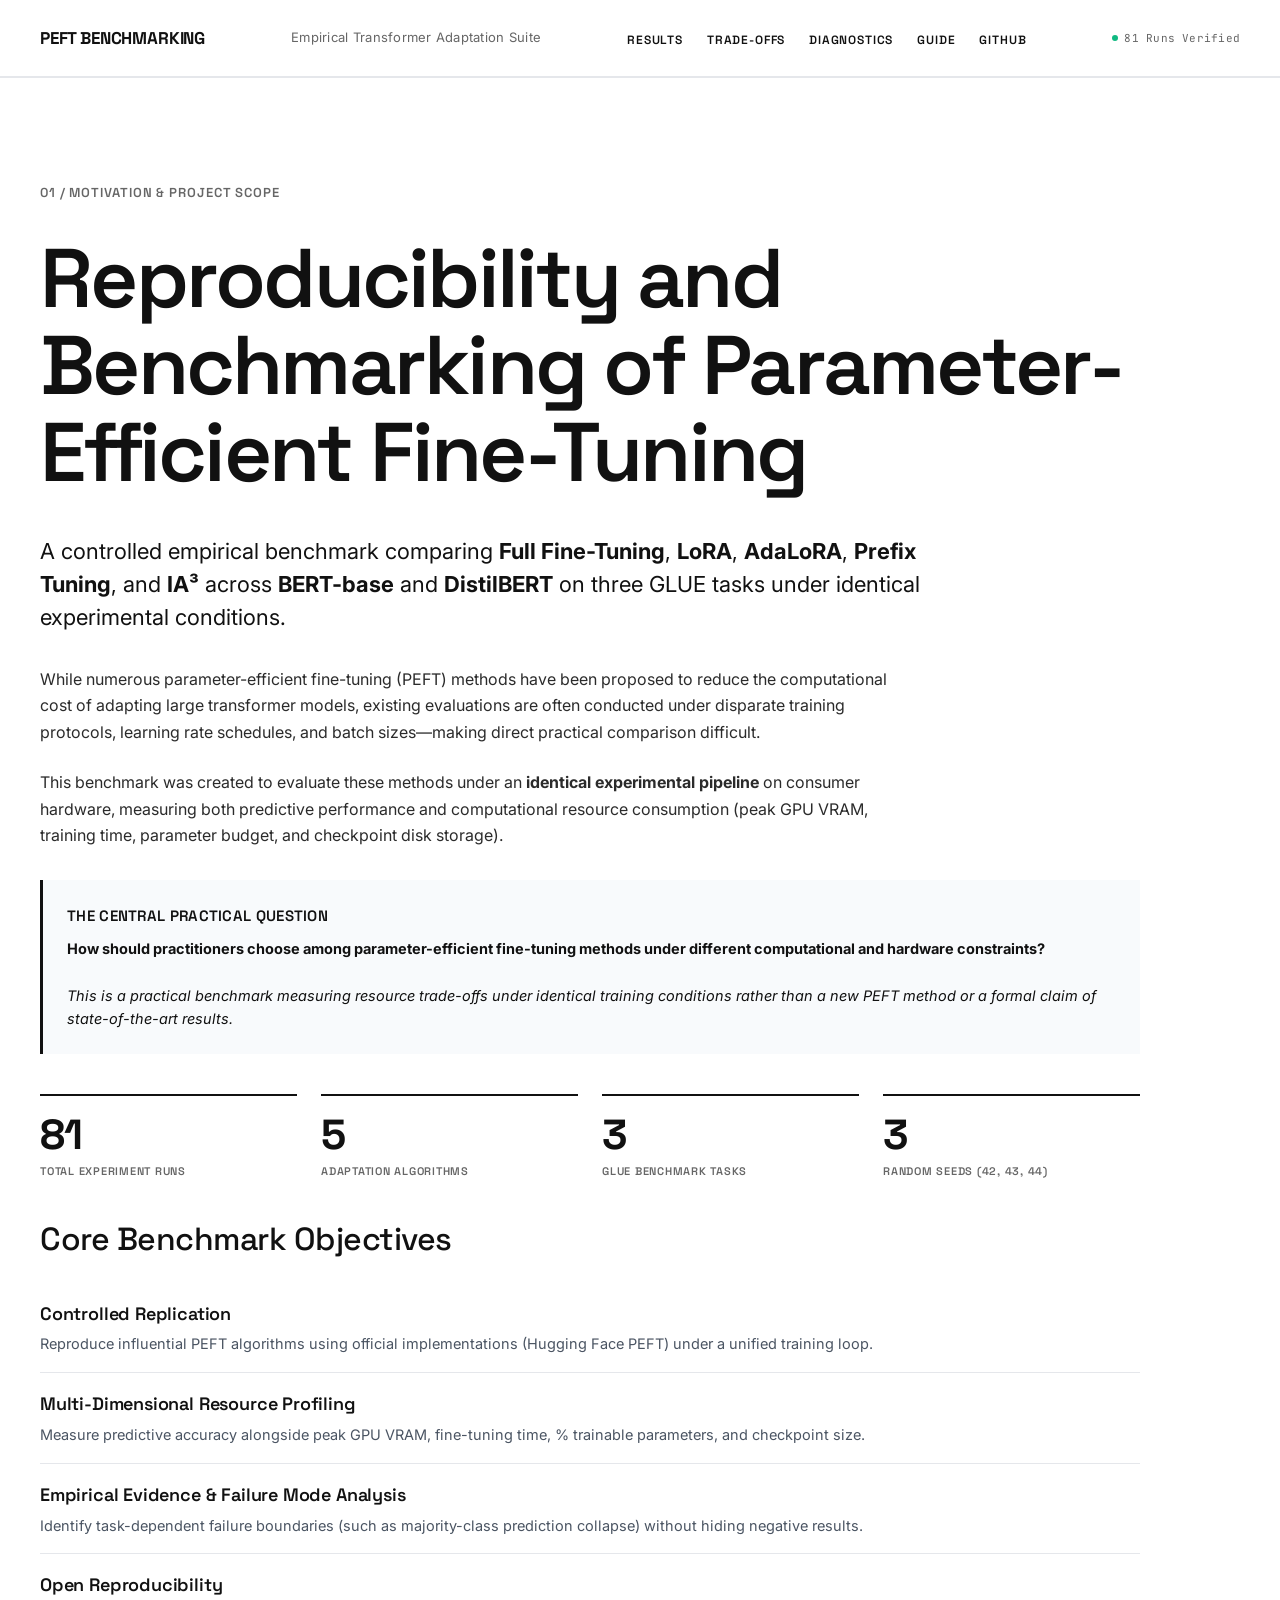
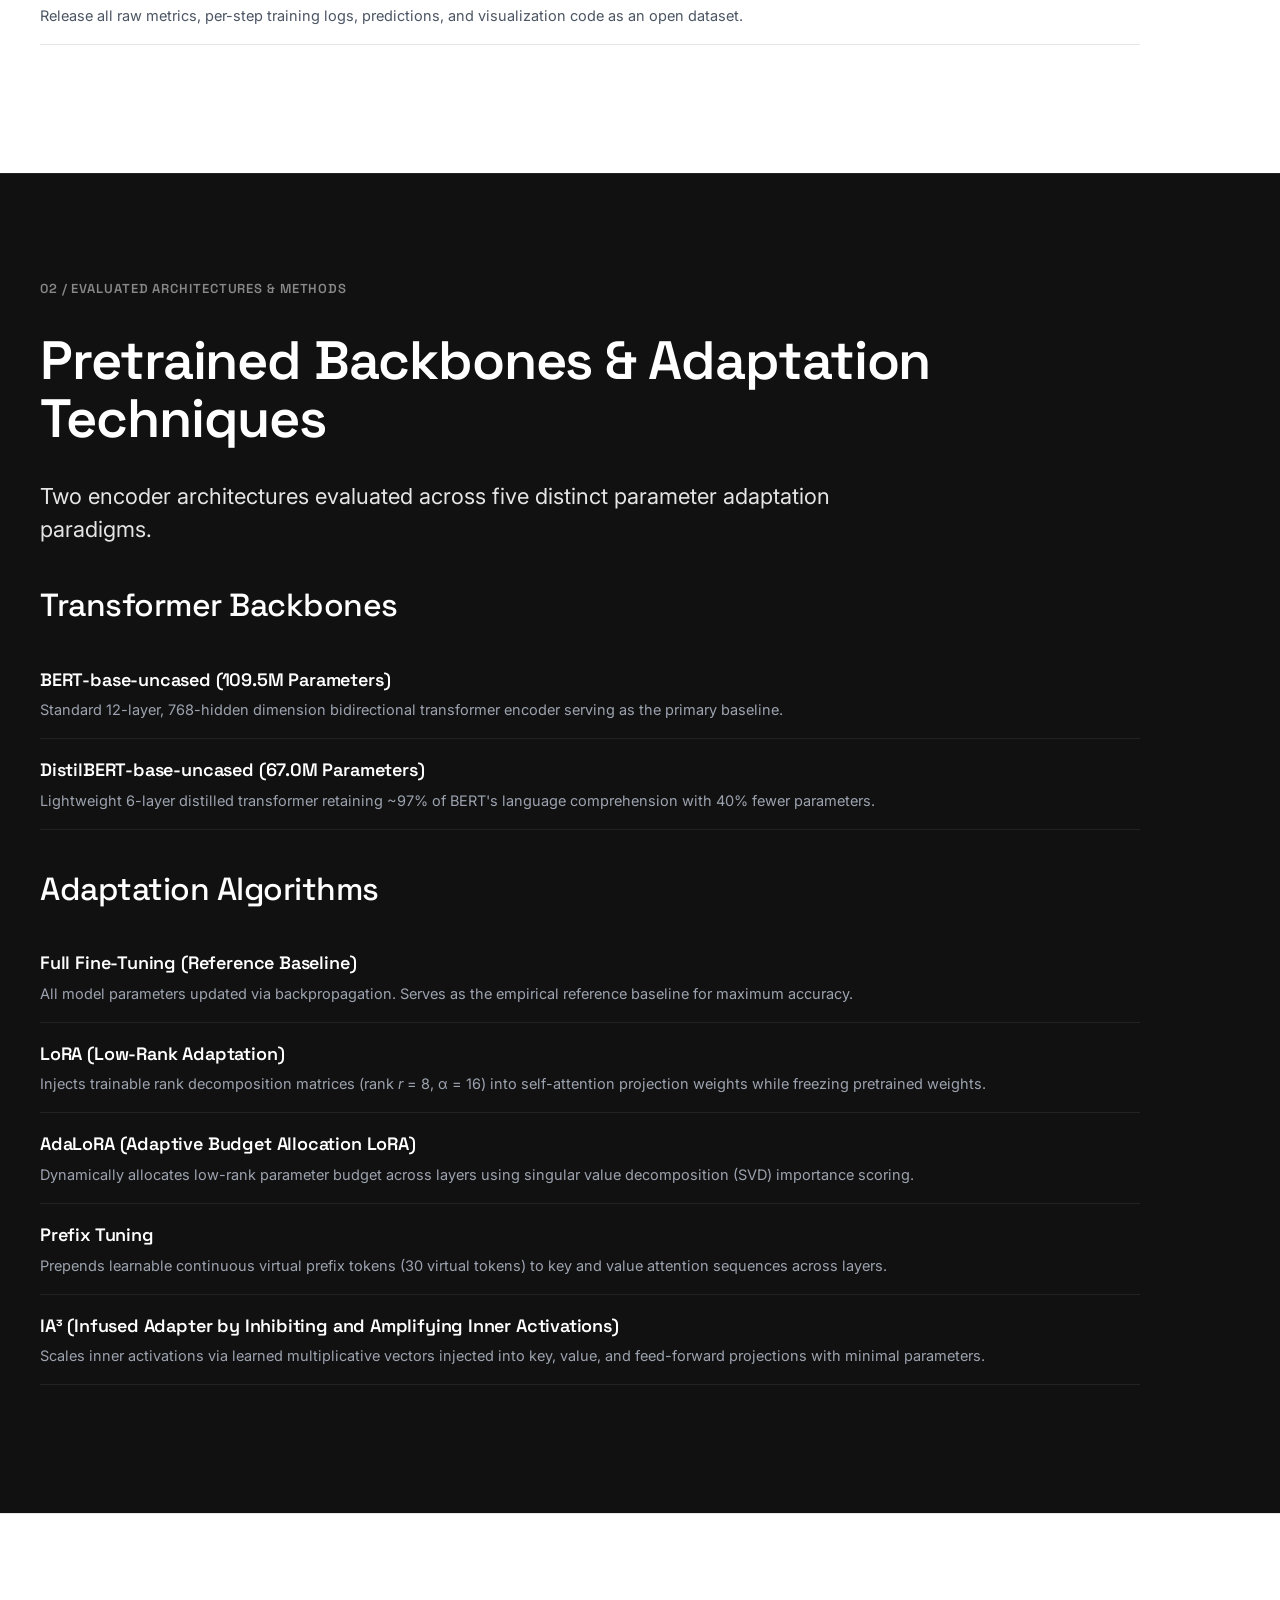
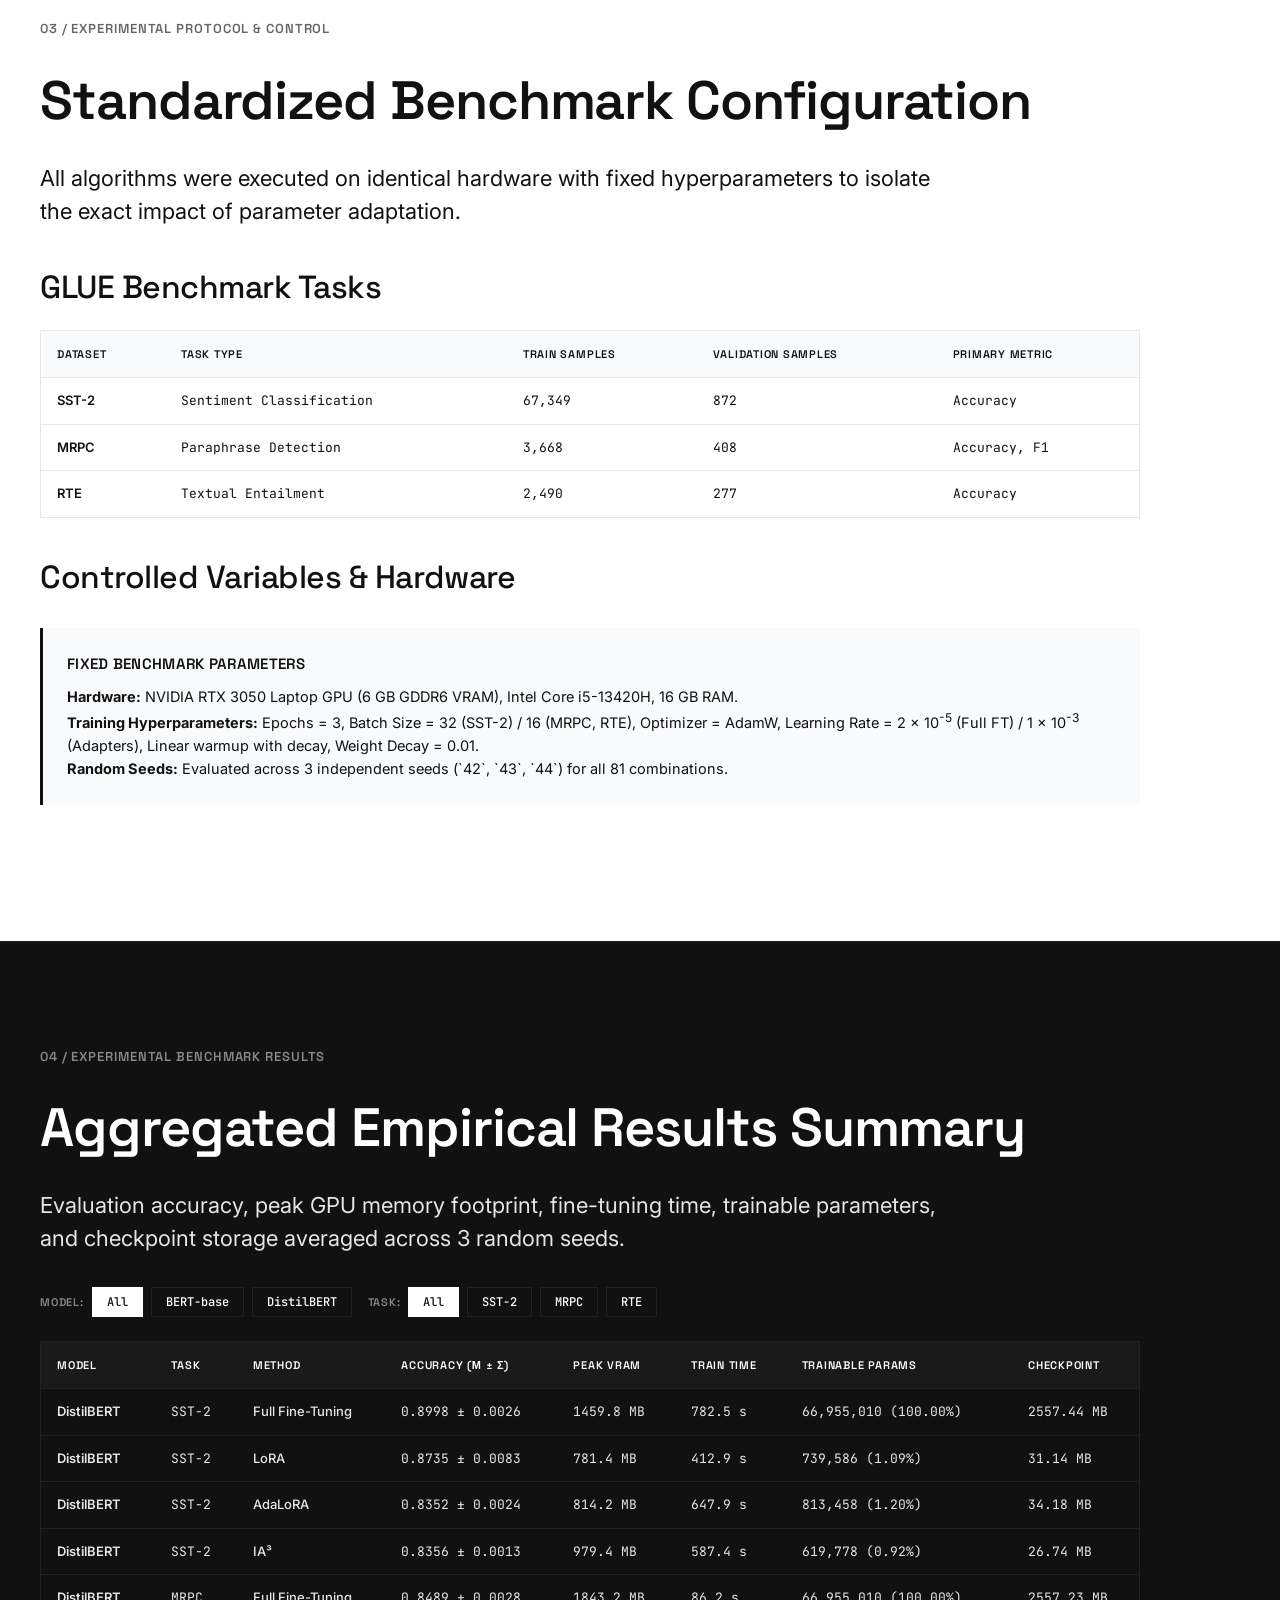
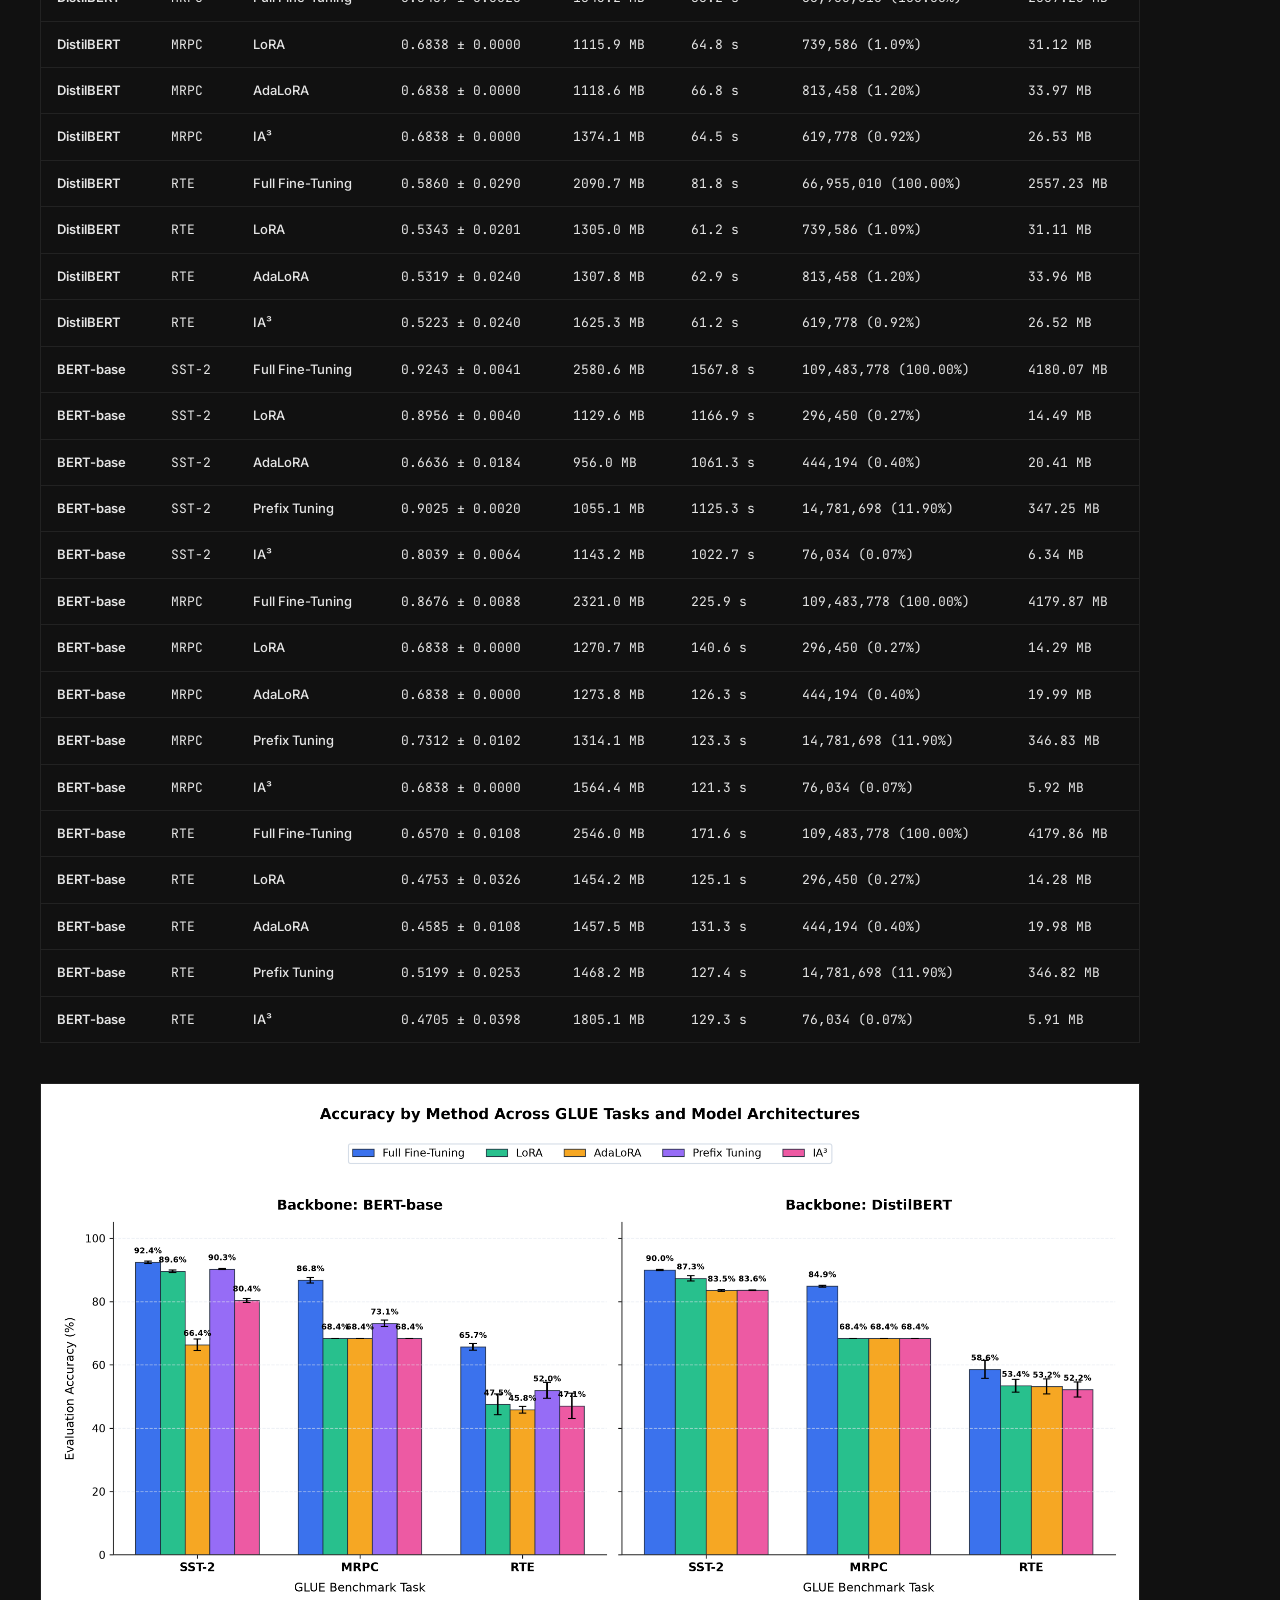
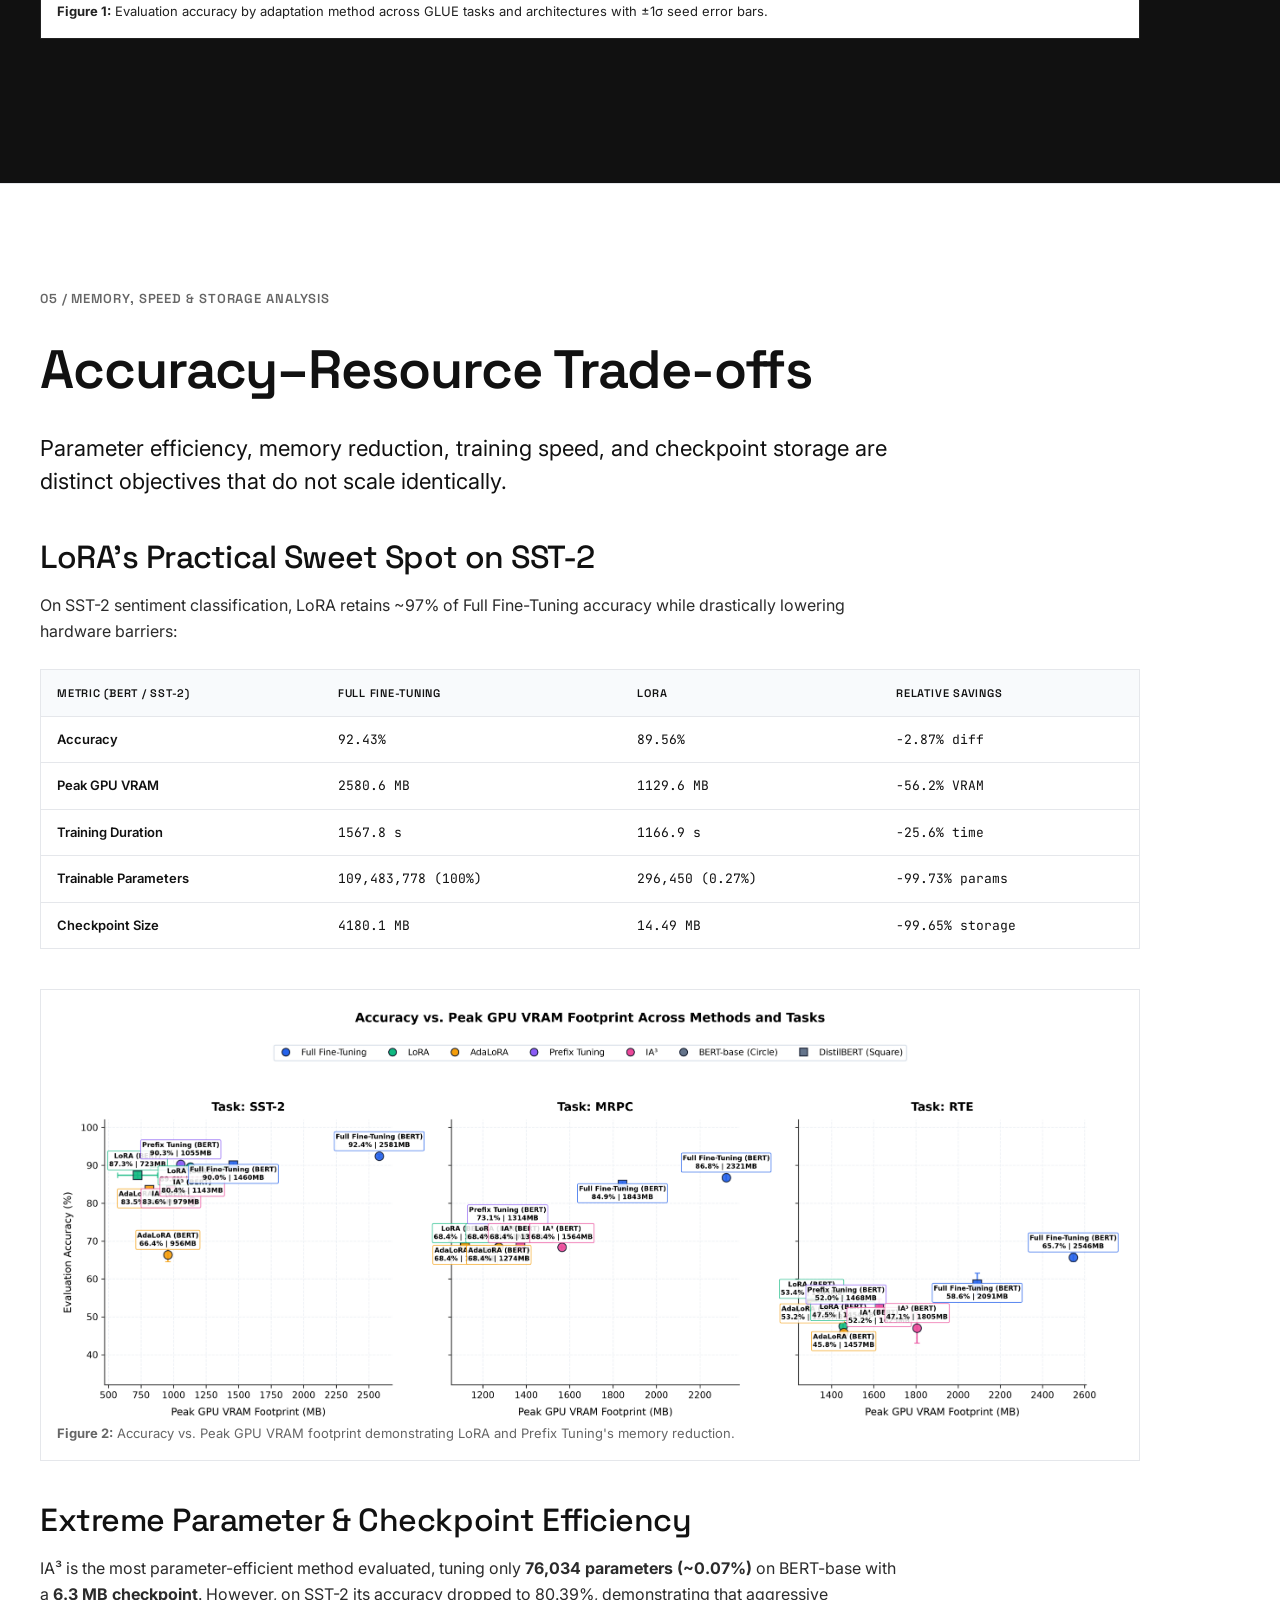
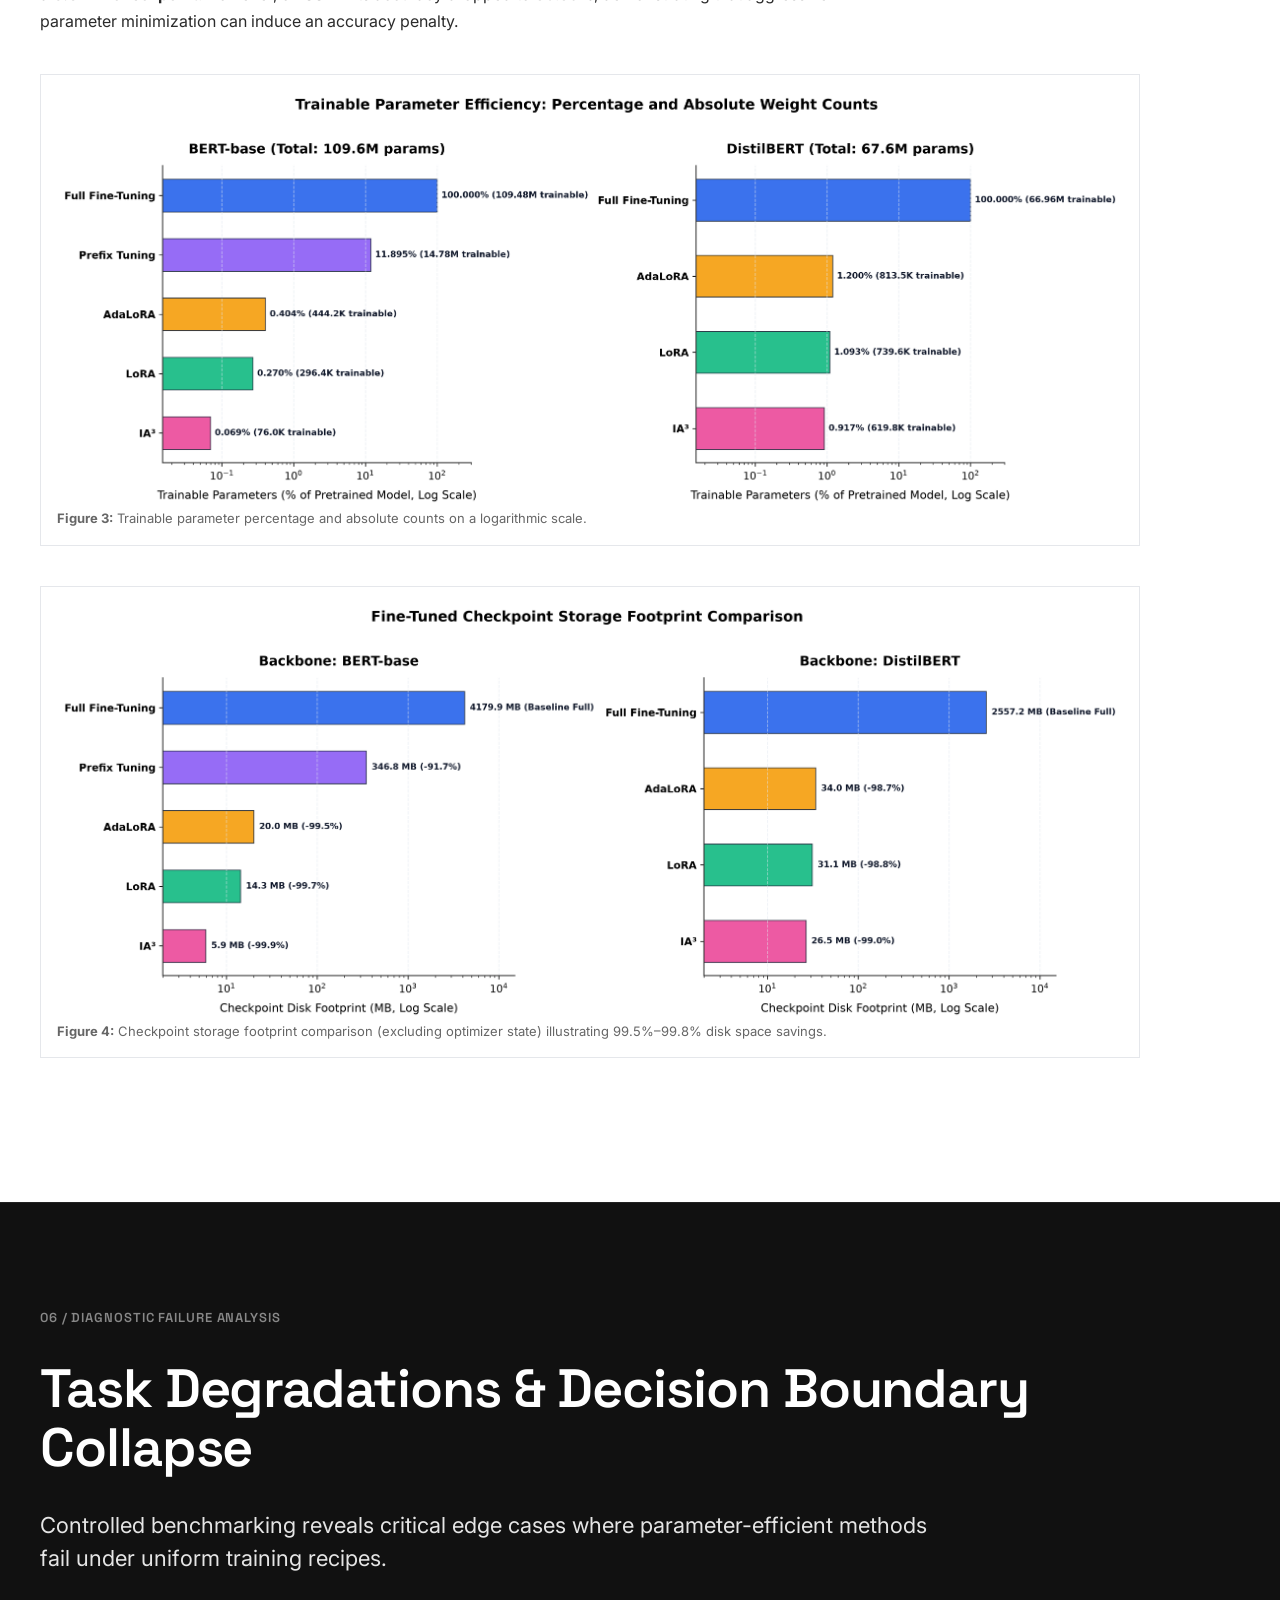
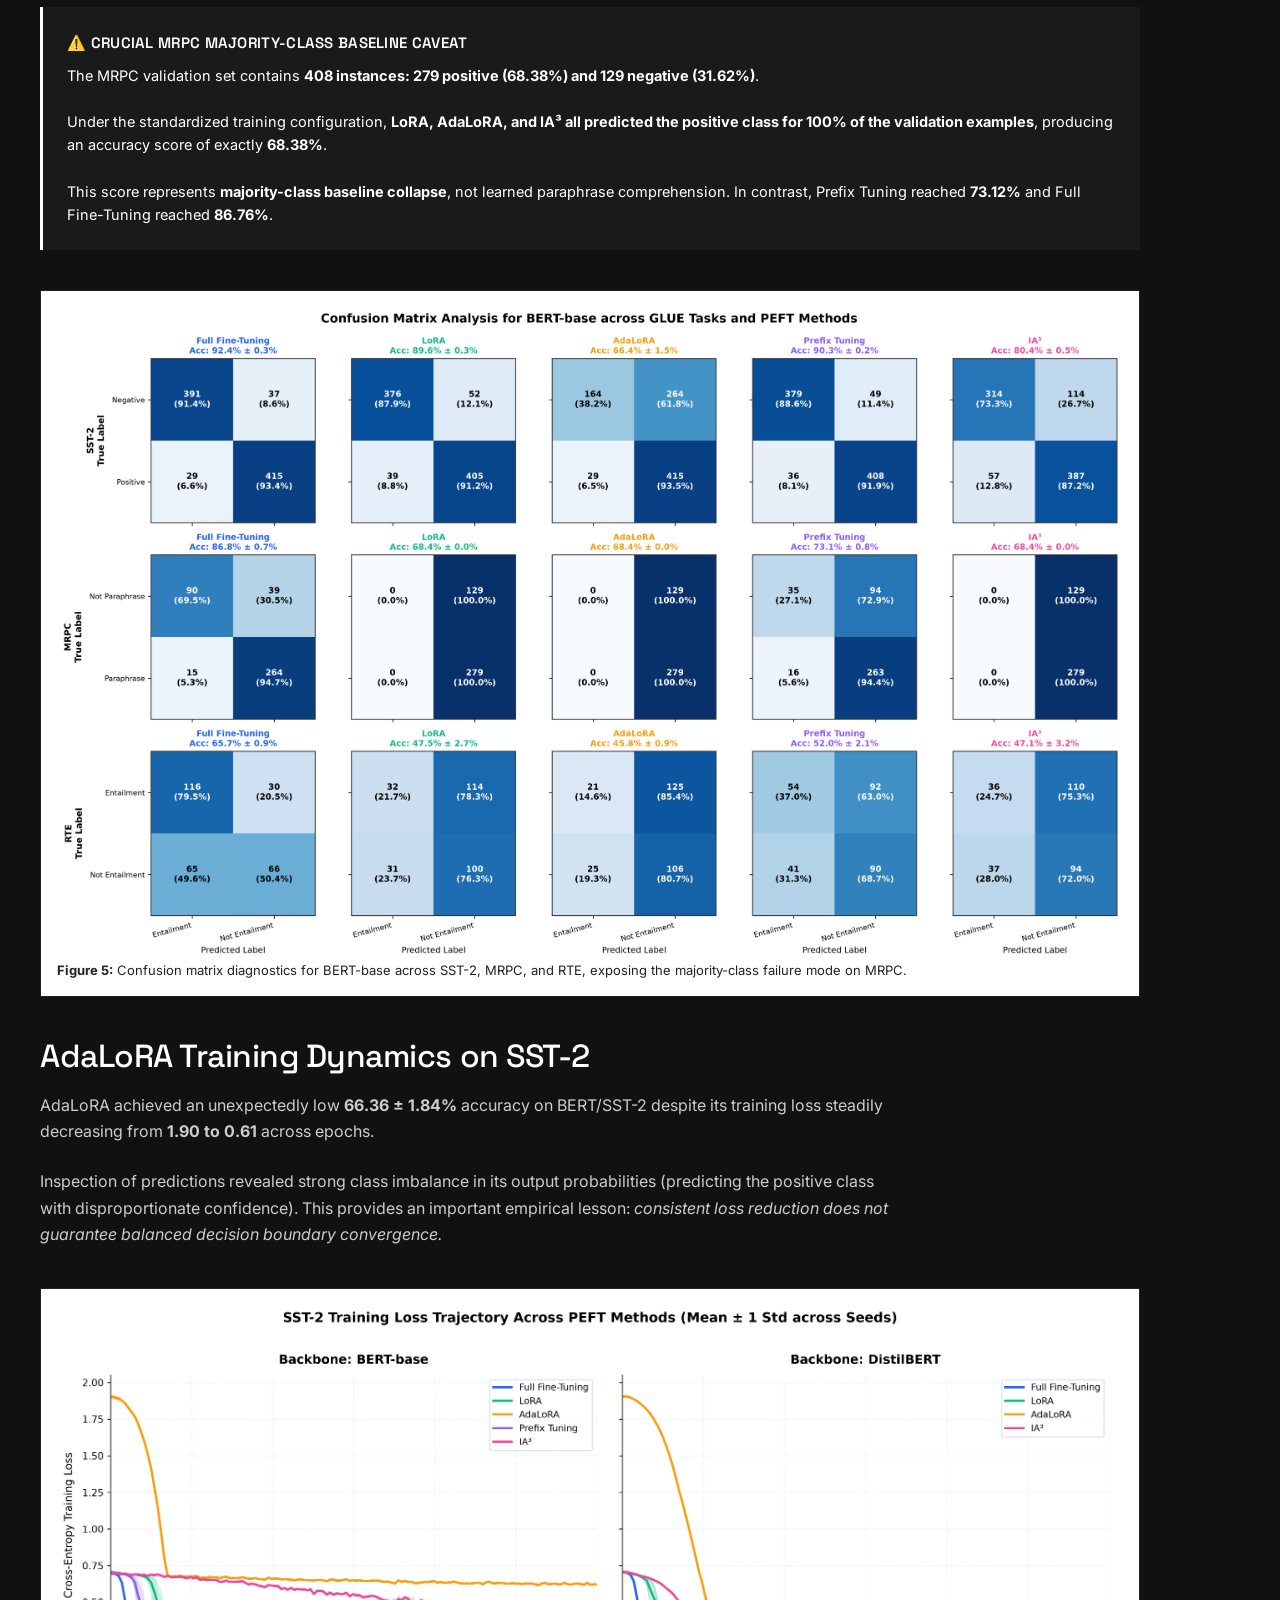
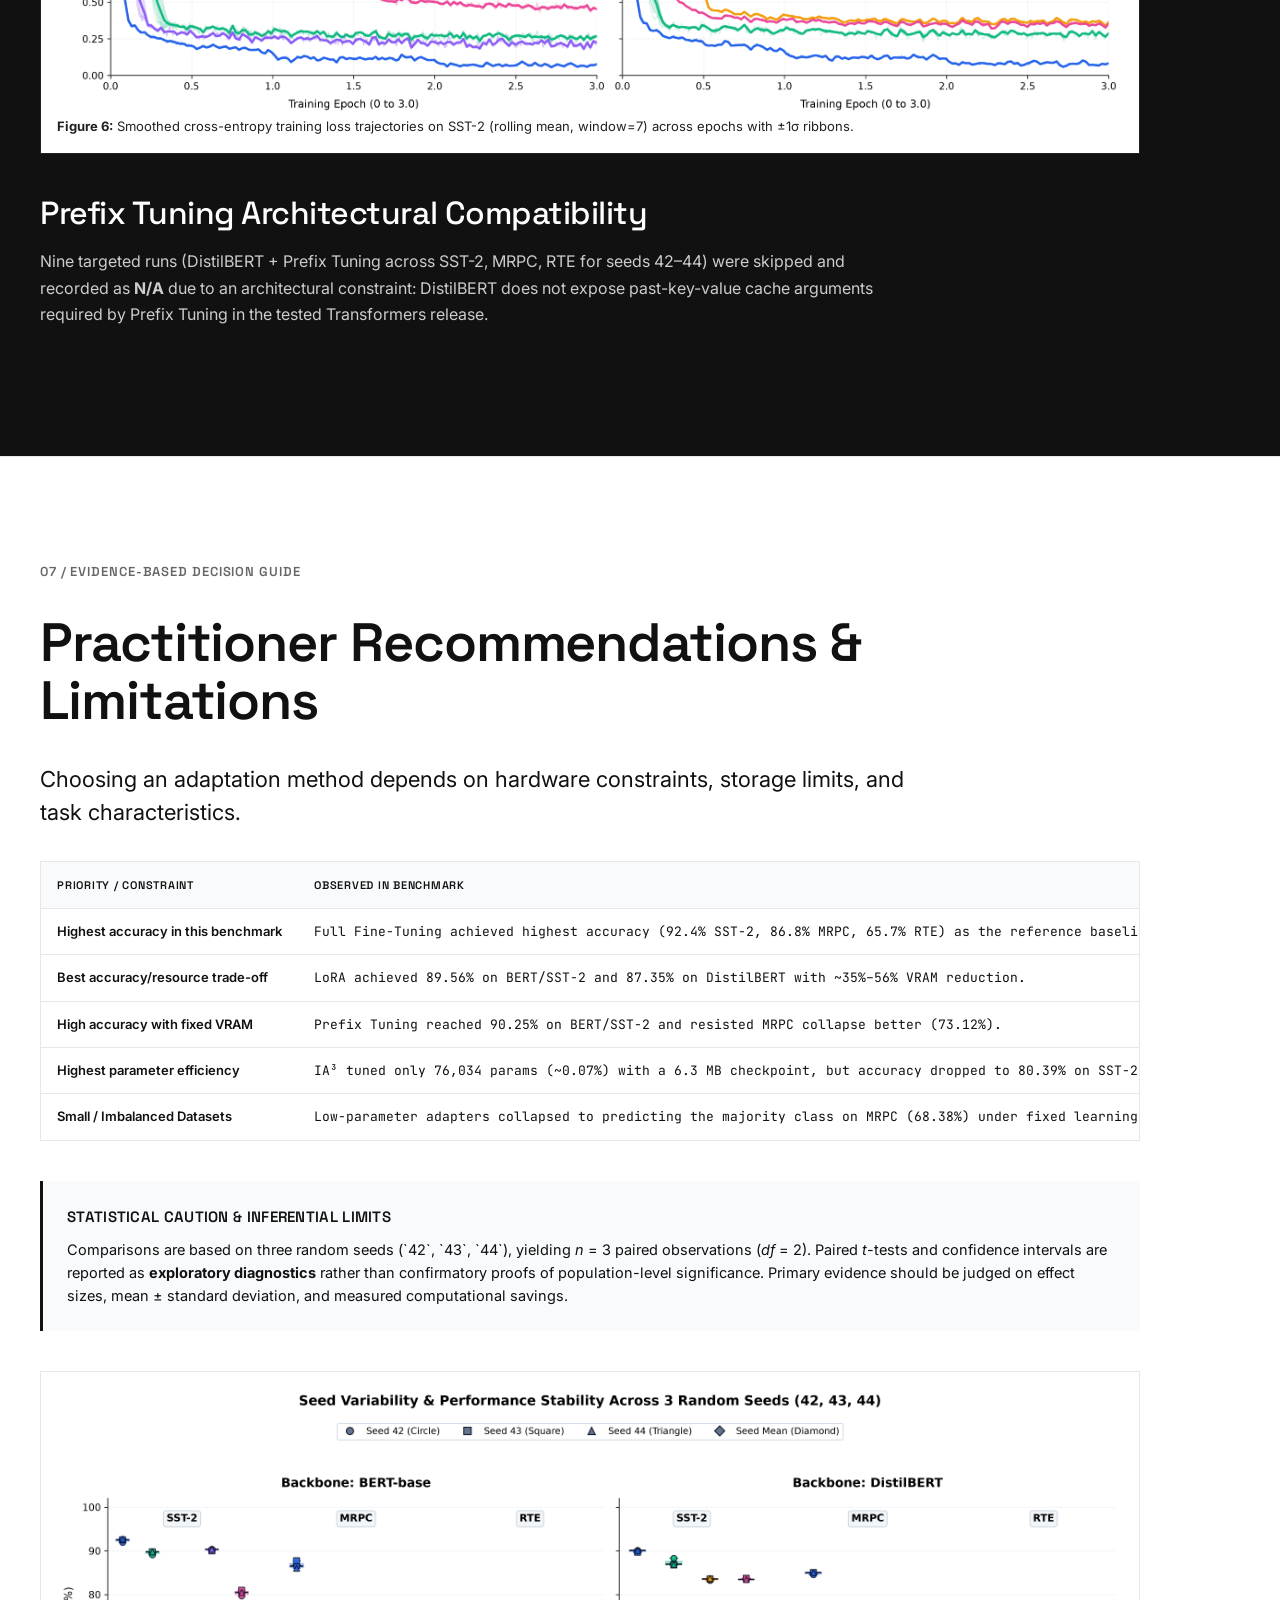
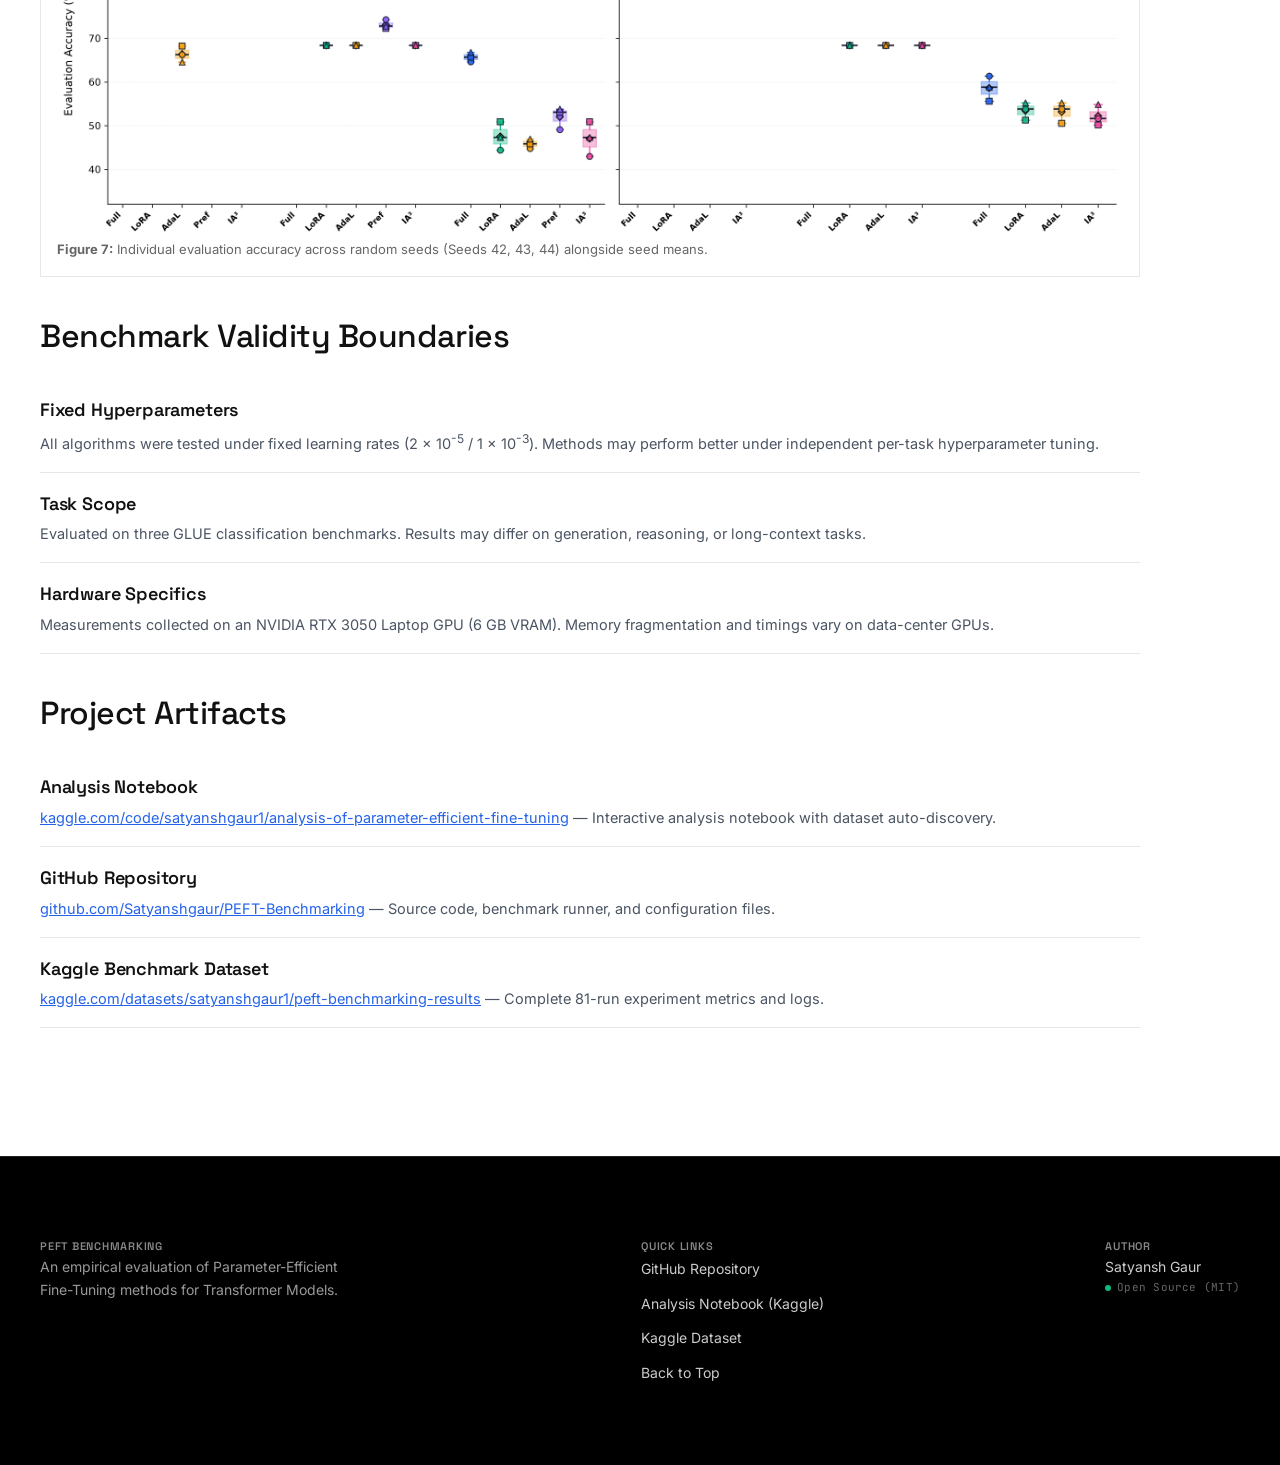
<file: docs/index.html>
<!DOCTYPE html>
<html lang="en">
<head>
  <meta charset="UTF-8">
  <meta name="viewport" content="width=device-width, initial-scale=1.0">
  <title>PEFT Benchmarking — Empirical Evaluation of Transformer Adaptation</title>
  <meta name="description" content="A reproducible empirical benchmark of Full Fine-Tuning, LoRA, AdaLoRA, Prefix Tuning, and IA³ across BERT-base and DistilBERT on GLUE tasks.">
  <link rel="stylesheet" href="style.css">
</head>
<body>

  <!-- Distributed Top Nav -->
  <header class="top-nav">
    <div class="nav-container">
      <a href="#overview" class="nav-anchor">PEFT BENCHMARKING</a>
      <span class="nav-desc">Empirical Transformer Adaptation Suite</span>
      <ul class="nav-links">
        <li><a href="#benchmark-results" class="nav-link">Results</a></li>
        <li><a href="#resource-tradeoffs" class="nav-link">Trade-offs</a></li>
        <li><a href="#failure-modes" class="nav-link">Diagnostics</a></li>
        <li><a href="#recommendations" class="nav-link">Guide</a></li>
        <li><a href="https://github.com/Satyanshgaur/PEFT-Benchmarking" target="_blank" rel="noopener" class="nav-link">GitHub</a></li>
      </ul>
      <span class="nav-status">81 Runs Verified</span>
    </div>
  </header>

  <!-- =========================================================================
       SECTION 01: OVERVIEW & OBJECTIVES (Plaster White)
       ========================================================================= -->
  <section id="overview" class="surface-light" data-surface="light">
    <div class="section-wrapper">
      <div class="content-column">
        <span class="section-label">01 / Motivation & Project Scope</span>
        <h1 class="hero-display">Reproducibility and Benchmarking of Parameter-Efficient Fine-Tuning</h1>
        <p class="lead-text">
          A controlled empirical benchmark comparing <strong>Full Fine-Tuning</strong>, <strong>LoRA</strong>, <strong>AdaLoRA</strong>, <strong>Prefix Tuning</strong>, and <strong>IA³</strong> across <strong>BERT-base</strong> and <strong>DistilBERT</strong> on three GLUE tasks under identical experimental conditions.
        </p>

        <p class="body-p">
          While numerous parameter-efficient fine-tuning (PEFT) methods have been proposed to reduce the computational cost of adapting large transformer models, existing evaluations are often conducted under disparate training protocols, learning rate schedules, and batch sizes—making direct practical comparison difficult.
        </p>

        <p class="body-p">
          This benchmark was created to evaluate these methods under an <strong>identical experimental pipeline</strong> on consumer hardware, measuring both predictive performance and computational resource consumption (peak GPU VRAM, training time, parameter budget, and checkpoint disk storage).
        </p>

        <div class="callout-box">
          <div class="callout-title">The Central Practical Question</div>
          <div class="callout-body">
            <strong>How should practitioners choose among parameter-efficient fine-tuning methods under different computational and hardware constraints?</strong>
            <br><br>
            <em>This is a practical benchmark measuring resource trade-offs under identical training conditions rather than a new PEFT method or a formal claim of state-of-the-art results.</em>
          </div>
        </div>

        <div class="stats-grid">
          <div class="stat-item">
            <div class="stat-value">81</div>
            <div class="stat-label">Total Experiment Runs</div>
          </div>
          <div class="stat-item">
            <div class="stat-value">5</div>
            <div class="stat-label">Adaptation Algorithms</div>
          </div>
          <div class="stat-item">
            <div class="stat-value">3</div>
            <div class="stat-label">GLUE Benchmark Tasks</div>
          </div>
          <div class="stat-item">
            <div class="stat-value">3</div>
            <div class="stat-label">Random Seeds (42, 43, 44)</div>
          </div>
        </div>

        <h3 class="sub-heading">Core Benchmark Objectives</h3>
        <ul class="architectural-list">
          <li class="architectural-item">
            <span class="arch-title">Controlled Replication</span>
            <span class="arch-desc">Reproduce influential PEFT algorithms using official implementations (Hugging Face PEFT) under a unified training loop.</span>
          </li>
          <li class="architectural-item">
            <span class="arch-title">Multi-Dimensional Resource Profiling</span>
            <span class="arch-desc">Measure predictive accuracy alongside peak GPU VRAM, fine-tuning time, % trainable parameters, and checkpoint size.</span>
          </li>
          <li class="architectural-item">
            <span class="arch-title">Empirical Evidence & Failure Mode Analysis</span>
            <span class="arch-desc">Identify task-dependent failure boundaries (such as majority-class prediction collapse) without hiding negative results.</span>
          </li>
          <li class="architectural-item">
            <span class="arch-title">Open Reproducibility</span>
            <span class="arch-desc">Release all raw metrics, per-step training logs, predictions, and visualization code as an open dataset.</span>
          </li>
        </ul>
      </div>
    </div>
  </section>

  <!-- =========================================================================
       SECTION 02: MODELS & ALGORITHMS EVALUATED (Carbon Dark)
       ========================================================================= -->
  <section id="algorithms" class="surface-dark" data-surface="dark">
    <div class="section-wrapper">
      <div class="content-column">
        <span class="section-label">02 / Evaluated Architectures & Methods</span>
        <h2 class="section-heading">Pretrained Backbones & Adaptation Techniques</h2>
        <p class="lead-text">
          Two encoder architectures evaluated across five distinct parameter adaptation paradigms.
        </p>

        <h3 class="sub-heading">Transformer Backbones</h3>
        <ul class="architectural-list">
          <li class="architectural-item">
            <span class="arch-title">BERT-base-uncased (109.5M Parameters)</span>
            <span class="arch-desc">Standard 12-layer, 768-hidden dimension bidirectional transformer encoder serving as the primary baseline.</span>
          </li>
          <li class="architectural-item">
            <span class="arch-title">DistilBERT-base-uncased (67.0M Parameters)</span>
            <span class="arch-desc">Lightweight 6-layer distilled transformer retaining ~97% of BERT's language comprehension with 40% fewer parameters.</span>
          </li>
        </ul>

        <h3 class="sub-heading">Adaptation Algorithms</h3>
        <ul class="architectural-list">
          <li class="architectural-item">
            <span class="arch-title">Full Fine-Tuning (Reference Baseline)</span>
            <span class="arch-desc">All model parameters updated via backpropagation. Serves as the empirical reference baseline for maximum accuracy.</span>
          </li>
          <li class="architectural-item">
            <span class="arch-title">LoRA (Low-Rank Adaptation)</span>
            <span class="arch-desc">Injects trainable rank decomposition matrices (rank <em>r</em> = 8, &alpha; = 16) into self-attention projection weights while freezing pretrained weights.</span>
          </li>
          <li class="architectural-item">
            <span class="arch-title">AdaLoRA (Adaptive Budget Allocation LoRA)</span>
            <span class="arch-desc">Dynamically allocates low-rank parameter budget across layers using singular value decomposition (SVD) importance scoring.</span>
          </li>
          <li class="architectural-item">
            <span class="arch-title">Prefix Tuning</span>
            <span class="arch-desc">Prepends learnable continuous virtual prefix tokens (30 virtual tokens) to key and value attention sequences across layers.</span>
          </li>
          <li class="architectural-item">
            <span class="arch-title">IA³ (Infused Adapter by Inhibiting and Amplifying Inner Activations)</span>
            <span class="arch-desc">Scales inner activations via learned multiplicative vectors injected into key, value, and feed-forward projections with minimal parameters.</span>
          </li>
        </ul>
      </div>
    </div>
  </section>

  <!-- =========================================================================
       SECTION 03: DATASETS & CONTROLLED PROTOCOL (Plaster White)
       ========================================================================= -->
  <section id="protocol" class="surface-light" data-surface="light">
    <div class="section-wrapper">
      <div class="content-column">
        <span class="section-label">03 / Experimental Protocol & Control</span>
        <h2 class="section-heading">Standardized Benchmark Configuration</h2>
        <p class="lead-text">
          All algorithms were executed on identical hardware with fixed hyperparameters to isolate the exact impact of parameter adaptation.
        </p>

        <h3 class="sub-heading">GLUE Benchmark Tasks</h3>
        <div class="table-responsive">
          <table class="benchmark-table">
            <thead>
              <tr>
                <th>Dataset</th>
                <th>Task Type</th>
                <th>Train Samples</th>
                <th>Validation Samples</th>
                <th>Primary Metric</th>
              </tr>
            </thead>
            <tbody>
              <tr>
                <td class="td-bold">SST-2</td>
                <td>Sentiment Classification</td>
                <td>67,349</td>
                <td>872</td>
                <td>Accuracy</td>
              </tr>
              <tr>
                <td class="td-bold">MRPC</td>
                <td>Paraphrase Detection</td>
                <td>3,668</td>
                <td>408</td>
                <td>Accuracy, F1</td>
              </tr>
              <tr>
                <td class="td-bold">RTE</td>
                <td>Textual Entailment</td>
                <td>2,490</td>
                <td>277</td>
                <td>Accuracy</td>
              </tr>
            </tbody>
          </table>
        </div>

        <h3 class="sub-heading">Controlled Variables & Hardware</h3>
        <div class="callout-box">
          <div class="callout-title">Fixed Benchmark Parameters</div>
          <div class="callout-body">
            <strong>Hardware:</strong> NVIDIA RTX 3050 Laptop GPU (6 GB GDDR6 VRAM), Intel Core i5-13420H, 16 GB RAM.<br>
            <strong>Training Hyperparameters:</strong> Epochs = 3, Batch Size = 32 (SST-2) / 16 (MRPC, RTE), Optimizer = AdamW, Learning Rate = 2 &times; 10<sup>-5</sup> (Full FT) / 1 &times; 10<sup>-3</sup> (Adapters), Linear warmup with decay, Weight Decay = 0.01.<br>
            <strong>Random Seeds:</strong> Evaluated across 3 independent seeds (`42`, `43`, `44`) for all 81 combinations.
          </div>
        </div>
      </div>
    </div>
  </section>

  <!-- =========================================================================
       SECTION 04: BENCHMARK RESULTS (Carbon Dark)
       ========================================================================= -->
  <section id="benchmark-results" class="surface-dark" data-surface="dark">
    <div class="section-wrapper">
      <div class="content-column">
        <span class="section-label">04 / Experimental Benchmark Results</span>
        <h2 class="section-heading">Aggregated Empirical Results Summary</h2>
        <p class="lead-text">
          Evaluation accuracy, peak GPU memory footprint, fine-tuning time, trainable parameters, and checkpoint storage averaged across 3 random seeds.
        </p>

        <!-- Interactive Filters -->
        <div class="table-controls">
          <div class="filter-group">
            <span class="filter-label">Model:</span>
            <button class="filter-btn active" data-model-filter="all">All</button>
            <button class="filter-btn" data-model-filter="bert-base-uncased">BERT-base</button>
            <button class="filter-btn" data-model-filter="distilbert-base-uncased">DistilBERT</button>
          </div>
          <div class="filter-group">
            <span class="filter-label">Task:</span>
            <button class="filter-btn active" data-dataset-filter="all">All</button>
            <button class="filter-btn" data-dataset-filter="sst2">SST-2</button>
            <button class="filter-btn" data-dataset-filter="mrpc">MRPC</button>
            <button class="filter-btn" data-dataset-filter="rte">RTE</button>
          </div>
        </div>

        <div class="table-responsive">
          <table class="benchmark-table">
            <thead>
              <tr>
                <th>Model</th>
                <th>Task</th>
                <th>Method</th>
                <th>Accuracy (μ ± σ)</th>
                <th>Peak VRAM</th>
                <th>Train Time</th>
                <th>Trainable Params</th>
                <th>Checkpoint</th>
              </tr>
            </thead>
            <tbody>
              <!-- DistilBERT SST-2 -->
              <tr data-model="distilbert-base-uncased" data-dataset="sst2">
                <td class="td-bold">DistilBERT</td>
                <td>SST-2</td>
                <td class="td-method">Full Fine-Tuning</td>
                <td>0.8998 ± 0.0026</td>
                <td>1459.8 MB</td>
                <td>782.5 s</td>
                <td>66,955,010 (100.00%)</td>
                <td>2557.44 MB</td>
              </tr>
              <tr data-model="distilbert-base-uncased" data-dataset="sst2">
                <td class="td-bold">DistilBERT</td>
                <td>SST-2</td>
                <td class="td-method">LoRA</td>
                <td>0.8735 ± 0.0083</td>
                <td>781.4 MB</td>
                <td>412.9 s</td>
                <td>739,586 (1.09%)</td>
                <td>31.14 MB</td>
              </tr>
              <tr data-model="distilbert-base-uncased" data-dataset="sst2">
                <td class="td-bold">DistilBERT</td>
                <td>SST-2</td>
                <td class="td-method">AdaLoRA</td>
                <td>0.8352 ± 0.0024</td>
                <td>814.2 MB</td>
                <td>647.9 s</td>
                <td>813,458 (1.20%)</td>
                <td>34.18 MB</td>
              </tr>
              <tr data-model="distilbert-base-uncased" data-dataset="sst2">
                <td class="td-bold">DistilBERT</td>
                <td>SST-2</td>
                <td class="td-method">IA³</td>
                <td>0.8356 ± 0.0013</td>
                <td>979.4 MB</td>
                <td>587.4 s</td>
                <td>619,778 (0.92%)</td>
                <td>26.74 MB</td>
              </tr>

              <!-- DistilBERT MRPC -->
              <tr data-model="distilbert-base-uncased" data-dataset="mrpc">
                <td class="td-bold">DistilBERT</td>
                <td>MRPC</td>
                <td class="td-method">Full Fine-Tuning</td>
                <td>0.8489 ± 0.0028</td>
                <td>1843.2 MB</td>
                <td>86.2 s</td>
                <td>66,955,010 (100.00%)</td>
                <td>2557.23 MB</td>
              </tr>
              <tr data-model="distilbert-base-uncased" data-dataset="mrpc">
                <td class="td-bold">DistilBERT</td>
                <td>MRPC</td>
                <td class="td-method">LoRA</td>
                <td>0.6838 ± 0.0000</td>
                <td>1115.9 MB</td>
                <td>64.8 s</td>
                <td>739,586 (1.09%)</td>
                <td>31.12 MB</td>
              </tr>
              <tr data-model="distilbert-base-uncased" data-dataset="mrpc">
                <td class="td-bold">DistilBERT</td>
                <td>MRPC</td>
                <td class="td-method">AdaLoRA</td>
                <td>0.6838 ± 0.0000</td>
                <td>1118.6 MB</td>
                <td>66.8 s</td>
                <td>813,458 (1.20%)</td>
                <td>33.97 MB</td>
              </tr>
              <tr data-model="distilbert-base-uncased" data-dataset="mrpc">
                <td class="td-bold">DistilBERT</td>
                <td>MRPC</td>
                <td class="td-method">IA³</td>
                <td>0.6838 ± 0.0000</td>
                <td>1374.1 MB</td>
                <td>64.5 s</td>
                <td>619,778 (0.92%)</td>
                <td>26.53 MB</td>
              </tr>

              <!-- DistilBERT RTE -->
              <tr data-model="distilbert-base-uncased" data-dataset="rte">
                <td class="td-bold">DistilBERT</td>
                <td>RTE</td>
                <td class="td-method">Full Fine-Tuning</td>
                <td>0.5860 ± 0.0290</td>
                <td>2090.7 MB</td>
                <td>81.8 s</td>
                <td>66,955,010 (100.00%)</td>
                <td>2557.23 MB</td>
              </tr>
              <tr data-model="distilbert-base-uncased" data-dataset="rte">
                <td class="td-bold">DistilBERT</td>
                <td>RTE</td>
                <td class="td-method">LoRA</td>
                <td>0.5343 ± 0.0201</td>
                <td>1305.0 MB</td>
                <td>61.2 s</td>
                <td>739,586 (1.09%)</td>
                <td>31.11 MB</td>
              </tr>
              <tr data-model="distilbert-base-uncased" data-dataset="rte">
                <td class="td-bold">DistilBERT</td>
                <td>RTE</td>
                <td class="td-method">AdaLoRA</td>
                <td>0.5319 ± 0.0240</td>
                <td>1307.8 MB</td>
                <td>62.9 s</td>
                <td>813,458 (1.20%)</td>
                <td>33.96 MB</td>
              </tr>
              <tr data-model="distilbert-base-uncased" data-dataset="rte">
                <td class="td-bold">DistilBERT</td>
                <td>RTE</td>
                <td class="td-method">IA³</td>
                <td>0.5223 ± 0.0240</td>
                <td>1625.3 MB</td>
                <td>61.2 s</td>
                <td>619,778 (0.92%)</td>
                <td>26.52 MB</td>
              </tr>

              <!-- BERT-base SST-2 -->
              <tr data-model="bert-base-uncased" data-dataset="sst2">
                <td class="td-bold">BERT-base</td>
                <td>SST-2</td>
                <td class="td-method">Full Fine-Tuning</td>
                <td>0.9243 ± 0.0041</td>
                <td>2580.6 MB</td>
                <td>1567.8 s</td>
                <td>109,483,778 (100.00%)</td>
                <td>4180.07 MB</td>
              </tr>
              <tr data-model="bert-base-uncased" data-dataset="sst2">
                <td class="td-bold">BERT-base</td>
                <td>SST-2</td>
                <td class="td-method">LoRA</td>
                <td>0.8956 ± 0.0040</td>
                <td>1129.6 MB</td>
                <td>1166.9 s</td>
                <td>296,450 (0.27%)</td>
                <td>14.49 MB</td>
              </tr>
              <tr data-model="bert-base-uncased" data-dataset="sst2">
                <td class="td-bold">BERT-base</td>
                <td>SST-2</td>
                <td class="td-method">AdaLoRA</td>
                <td>0.6636 ± 0.0184</td>
                <td>956.0 MB</td>
                <td>1061.3 s</td>
                <td>444,194 (0.40%)</td>
                <td>20.41 MB</td>
              </tr>
              <tr data-model="bert-base-uncased" data-dataset="sst2">
                <td class="td-bold">BERT-base</td>
                <td>SST-2</td>
                <td class="td-method">Prefix Tuning</td>
                <td>0.9025 ± 0.0020</td>
                <td>1055.1 MB</td>
                <td>1125.3 s</td>
                <td>14,781,698 (11.90%)</td>
                <td>347.25 MB</td>
              </tr>
              <tr data-model="bert-base-uncased" data-dataset="sst2">
                <td class="td-bold">BERT-base</td>
                <td>SST-2</td>
                <td class="td-method">IA³</td>
                <td>0.8039 ± 0.0064</td>
                <td>1143.2 MB</td>
                <td>1022.7 s</td>
                <td>76,034 (0.07%)</td>
                <td>6.34 MB</td>
              </tr>

              <!-- BERT-base MRPC -->
              <tr data-model="bert-base-uncased" data-dataset="mrpc">
                <td class="td-bold">BERT-base</td>
                <td>MRPC</td>
                <td class="td-method">Full Fine-Tuning</td>
                <td>0.8676 ± 0.0088</td>
                <td>2321.0 MB</td>
                <td>225.9 s</td>
                <td>109,483,778 (100.00%)</td>
                <td>4179.87 MB</td>
              </tr>
              <tr data-model="bert-base-uncased" data-dataset="mrpc">
                <td class="td-bold">BERT-base</td>
                <td>MRPC</td>
                <td class="td-method">LoRA</td>
                <td>0.6838 ± 0.0000</td>
                <td>1270.7 MB</td>
                <td>140.6 s</td>
                <td>296,450 (0.27%)</td>
                <td>14.29 MB</td>
              </tr>
              <tr data-model="bert-base-uncased" data-dataset="mrpc">
                <td class="td-bold">BERT-base</td>
                <td>MRPC</td>
                <td class="td-method">AdaLoRA</td>
                <td>0.6838 ± 0.0000</td>
                <td>1273.8 MB</td>
                <td>126.3 s</td>
                <td>444,194 (0.40%)</td>
                <td>19.99 MB</td>
              </tr>
              <tr data-model="bert-base-uncased" data-dataset="mrpc">
                <td class="td-bold">BERT-base</td>
                <td>MRPC</td>
                <td class="td-method">Prefix Tuning</td>
                <td>0.7312 ± 0.0102</td>
                <td>1314.1 MB</td>
                <td>123.3 s</td>
                <td>14,781,698 (11.90%)</td>
                <td>346.83 MB</td>
              </tr>
              <tr data-model="bert-base-uncased" data-dataset="mrpc">
                <td class="td-bold">BERT-base</td>
                <td>MRPC</td>
                <td class="td-method">IA³</td>
                <td>0.6838 ± 0.0000</td>
                <td>1564.4 MB</td>
                <td>121.3 s</td>
                <td>76,034 (0.07%)</td>
                <td>5.92 MB</td>
              </tr>

              <!-- BERT-base RTE -->
              <tr data-model="bert-base-uncased" data-dataset="rte">
                <td class="td-bold">BERT-base</td>
                <td>RTE</td>
                <td class="td-method">Full Fine-Tuning</td>
                <td>0.6570 ± 0.0108</td>
                <td>2546.0 MB</td>
                <td>171.6 s</td>
                <td>109,483,778 (100.00%)</td>
                <td>4179.86 MB</td>
              </tr>
              <tr data-model="bert-base-uncased" data-dataset="rte">
                <td class="td-bold">BERT-base</td>
                <td>RTE</td>
                <td class="td-method">LoRA</td>
                <td>0.4753 ± 0.0326</td>
                <td>1454.2 MB</td>
                <td>125.1 s</td>
                <td>296,450 (0.27%)</td>
                <td>14.28 MB</td>
              </tr>
              <tr data-model="bert-base-uncased" data-dataset="rte">
                <td class="td-bold">BERT-base</td>
                <td>RTE</td>
                <td class="td-method">AdaLoRA</td>
                <td>0.4585 ± 0.0108</td>
                <td>1457.5 MB</td>
                <td>131.3 s</td>
                <td>444,194 (0.40%)</td>
                <td>19.98 MB</td>
              </tr>
              <tr data-model="bert-base-uncased" data-dataset="rte">
                <td class="td-bold">BERT-base</td>
                <td>RTE</td>
                <td class="td-method">Prefix Tuning</td>
                <td>0.5199 ± 0.0253</td>
                <td>1468.2 MB</td>
                <td>127.4 s</td>
                <td>14,781,698 (11.90%)</td>
                <td>346.82 MB</td>
              </tr>
              <tr data-model="bert-base-uncased" data-dataset="rte">
                <td class="td-bold">BERT-base</td>
                <td>RTE</td>
                <td class="td-method">IA³</td>
                <td>0.4705 ± 0.0398</td>
                <td>1805.1 MB</td>
                <td>129.3 s</td>
                <td>76,034 (0.07%)</td>
                <td>5.91 MB</td>
              </tr>
            </tbody>
          </table>
        </div>

        <div class="figure-container">
          <img src="plots/01_accuracy_by_method.png" alt="Accuracy by Method Across GLUE Tasks" class="figure-img">
          <div class="figure-caption">
            <strong>Figure 1:</strong> Evaluation accuracy by adaptation method across GLUE tasks and architectures with &plusmn;1&sigma; seed error bars.
          </div>
        </div>
      </div>
    </div>
  </section>

  <!-- =========================================================================
       SECTION 05: RESOURCE TRADE-OFFS (Plaster White)
       ========================================================================= -->
  <section id="resource-tradeoffs" class="surface-light" data-surface="light">
    <div class="section-wrapper">
      <div class="content-column">
        <span class="section-label">05 / Memory, Speed & Storage Analysis</span>
        <h2 class="section-heading">Accuracy–Resource Trade-offs</h2>
        <p class="lead-text">
          Parameter efficiency, memory reduction, training speed, and checkpoint storage are distinct objectives that do not scale identically.
        </p>

        <h3 class="sub-heading">LoRA's Practical Sweet Spot on SST-2</h3>
        <p class="body-p">
          On SST-2 sentiment classification, LoRA retains ~97% of Full Fine-Tuning accuracy while drastically lowering hardware barriers:
        </p>

        <div class="table-responsive">
          <table class="benchmark-table">
            <thead>
              <tr>
                <th>Metric (BERT / SST-2)</th>
                <th>Full Fine-Tuning</th>
                <th>LoRA</th>
                <th>Relative Savings</th>
              </tr>
            </thead>
            <tbody>
              <tr>
                <td class="td-bold">Accuracy</td>
                <td>92.43%</td>
                <td>89.56%</td>
                <td>-2.87% diff</td>
              </tr>
              <tr>
                <td class="td-bold">Peak GPU VRAM</td>
                <td>2580.6 MB</td>
                <td>1129.6 MB</td>
                <td>-56.2% VRAM</td>
              </tr>
              <tr>
                <td class="td-bold">Training Duration</td>
                <td>1567.8 s</td>
                <td>1166.9 s</td>
                <td>-25.6% time</td>
              </tr>
              <tr>
                <td class="td-bold">Trainable Parameters</td>
                <td>109,483,778 (100%)</td>
                <td>296,450 (0.27%)</td>
                <td>-99.73% params</td>
              </tr>
              <tr>
                <td class="td-bold">Checkpoint Size</td>
                <td>4180.1 MB</td>
                <td>14.49 MB</td>
                <td>-99.65% storage</td>
              </tr>
            </tbody>
          </table>
        </div>

        <div class="figure-container">
          <img src="plots/02_accuracy_vs_peak_vram.png" alt="Accuracy vs Peak GPU VRAM" class="figure-img">
          <div class="figure-caption">
            <strong>Figure 2:</strong> Accuracy vs. Peak GPU VRAM footprint demonstrating LoRA and Prefix Tuning's memory reduction.
          </div>
        </div>

        <h3 class="sub-heading">Extreme Parameter & Checkpoint Efficiency</h3>
        <p class="body-p">
          IA³ is the most parameter-efficient method evaluated, tuning only <strong>76,034 parameters (~0.07%)</strong> on BERT-base with a <strong>6.3 MB checkpoint</strong>. However, on SST-2 its accuracy dropped to 80.39%, demonstrating that aggressive parameter minimization can induce an accuracy penalty.
        </p>

        <div class="figure-container">
          <img src="plots/05_trainable_parameters_pct.png" alt="Trainable Parameters %" class="figure-img">
          <div class="figure-caption">
            <strong>Figure 3:</strong> Trainable parameter percentage and absolute counts on a logarithmic scale.
          </div>
        </div>

        <div class="figure-container">
          <img src="plots/06_checkpoint_size.png" alt="Checkpoint Size" class="figure-img">
          <div class="figure-caption">
            <strong>Figure 4:</strong> Checkpoint storage footprint comparison (excluding optimizer state) illustrating 99.5%–99.8% disk space savings.
          </div>
        </div>
      </div>
    </div>
  </section>

  <!-- =========================================================================
       SECTION 06: FAILURE MODES & DIAGNOSTICS (Carbon Dark)
       ========================================================================= -->
  <section id="failure-modes" class="surface-dark" data-surface="dark">
    <div class="section-wrapper">
      <div class="content-column">
        <span class="section-label">06 / Diagnostic Failure Analysis</span>
        <h2 class="section-heading">Task Degradations & Decision Boundary Collapse</h2>
        <p class="lead-text">
          Controlled benchmarking reveals critical edge cases where parameter-efficient methods fail under uniform training recipes.
        </p>

        <div class="callout-box">
          <div class="callout-title">⚠️ Crucial MRPC Majority-Class Baseline Caveat</div>
          <div class="callout-body">
            The MRPC validation set contains <strong>408 instances: 279 positive (68.38%) and 129 negative (31.62%)</strong>.
            <br><br>
            Under the standardized training configuration, <strong>LoRA, AdaLoRA, and IA³ all predicted the positive class for 100% of the validation examples</strong>, producing an accuracy score of exactly <strong>68.38%</strong>.
            <br><br>
            This score represents <strong>majority-class baseline collapse</strong>, not learned paraphrase comprehension. In contrast, Prefix Tuning reached <strong>73.12%</strong> and Full Fine-Tuning reached <strong>86.76%</strong>.
          </div>
        </div>

        <div class="figure-container">
          <img src="plots/08_confusion_matrices_bert.png" alt="Confusion Matrix Diagnostics" class="figure-img">
          <div class="figure-caption">
            <strong>Figure 5:</strong> Confusion matrix diagnostics for BERT-base across SST-2, MRPC, and RTE, exposing the majority-class failure mode on MRPC.
          </div>
        </div>

        <h3 class="sub-heading">AdaLoRA Training Dynamics on SST-2</h3>
        <p class="body-p">
          AdaLoRA achieved an unexpectedly low <strong>66.36 ± 1.84%</strong> accuracy on BERT/SST-2 despite its training loss steadily decreasing from <strong>1.90 to 0.61</strong> across epochs.
        </p>
        <p class="body-p">
          Inspection of predictions revealed strong class imbalance in its output probabilities (predicting the positive class with disproportionate confidence). This provides an important empirical lesson: <em>consistent loss reduction does not guarantee balanced decision boundary convergence.</em>
        </p>

        <div class="figure-container">
          <img src="plots/07_training_loss_curves_sst2.png" alt="SST-2 Training Loss Curves" class="figure-img">
          <div class="figure-caption">
            <strong>Figure 6:</strong> Smoothed cross-entropy training loss trajectories on SST-2 (rolling mean, window=7) across epochs with &plusmn;1&sigma; ribbons.
          </div>
        </div>

        <h3 class="sub-heading">Prefix Tuning Architectural Compatibility</h3>
        <p class="body-p">
          Nine targeted runs (DistilBERT + Prefix Tuning across SST-2, MRPC, RTE for seeds 42–44) were skipped and recorded as <strong>N/A</strong> due to an architectural constraint: DistilBERT does not expose past-key-value cache arguments required by Prefix Tuning in the tested Transformers release.
        </p>
      </div>
    </div>
  </section>

  <!-- =========================================================================
       SECTION 07: PRACTITIONER RECOMMENDATIONS (Plaster White)
       ========================================================================= -->
  <section id="recommendations" class="surface-light" data-surface="light">
    <div class="section-wrapper">
      <div class="content-column">
        <span class="section-label">07 / Evidence-Based Decision Guide</span>
        <h2 class="section-heading">Practitioner Recommendations & Limitations</h2>
        <p class="lead-text">
          Choosing an adaptation method depends on hardware constraints, storage limits, and task characteristics.
        </p>

        <div class="table-responsive">
          <table class="benchmark-table">
            <thead>
              <tr>
                <th>Priority / Constraint</th>
                <th>Observed in Benchmark</th>
                <th>Practical Recommendation</th>
              </tr>
            </thead>
            <tbody>
              <tr>
                <td class="td-bold">Highest accuracy in this benchmark</td>
                <td>Full Fine-Tuning achieved highest accuracy (92.4% SST-2, 86.8% MRPC, 65.7% RTE) as the reference baseline.</td>
                <td>Use Full Fine-Tuning when GPU VRAM and checkpoint storage are unconstrained.</td>
              </tr>
              <tr>
                <td class="td-bold">Best accuracy/resource trade-off</td>
                <td>LoRA achieved 89.56% on BERT/SST-2 and 87.35% on DistilBERT with ~35%–56% VRAM reduction.</td>
                <td>LoRA provides the most reliable general-purpose balance between resource savings and accuracy.</td>
              </tr>
              <tr>
                <td class="td-bold">High accuracy with fixed VRAM</td>
                <td>Prefix Tuning reached 90.25% on BERT/SST-2 and resisted MRPC collapse better (73.12%).</td>
                <td>Consider Prefix Tuning for encoder backbones when higher parameter capacity (~11.9%) is acceptable.</td>
              </tr>
              <tr>
                <td class="td-bold">Highest parameter efficiency</td>
                <td>IA³ tuned only 76,034 params (~0.07%) with a 6.3 MB checkpoint, but accuracy dropped to 80.39% on SST-2.</td>
                <td>Use IA³ when checkpoint size is the primary constraint and moderate accuracy loss is acceptable.</td>
              </tr>
              <tr>
                <td class="td-bold">Small / Imbalanced Datasets</td>
                <td>Low-parameter adapters collapsed to predicting the majority class on MRPC (68.38%) under fixed learning rates.</td>
                <td>Always validate PEFT decision boundaries on small datasets rather than assuming hyperparameter transferability.</td>
              </tr>
            </tbody>
          </table>
        </div>

        <div class="callout-box">
          <div class="callout-title">Statistical Caution & Inferential Limits</div>
          <div class="callout-body">
            Comparisons are based on three random seeds (`42`, `43`, `44`), yielding <em>n</em> = 3 paired observations (<em>df</em> = 2). Paired <em>t</em>-tests and confidence intervals are reported as <strong>exploratory diagnostics</strong> rather than confirmatory proofs of population-level significance. Primary evidence should be judged on effect sizes, mean &plusmn; standard deviation, and measured computational savings.
          </div>
        </div>

        <div class="figure-container">
          <img src="plots/11_seed_variability.png" alt="Seed Variability Dot Plot" class="figure-img">
          <div class="figure-caption">
            <strong>Figure 7:</strong> Individual evaluation accuracy across random seeds (Seeds 42, 43, 44) alongside seed means.
          </div>
        </div>

        <h3 class="sub-heading">Benchmark Validity Boundaries</h3>
        <ul class="architectural-list">
          <li class="architectural-item">
            <span class="arch-title">Fixed Hyperparameters</span>
            <span class="arch-desc">All algorithms were tested under fixed learning rates (2 &times; 10<sup>-5</sup> / 1 &times; 10<sup>-3</sup>). Methods may perform better under independent per-task hyperparameter tuning.</span>
          </li>
          <li class="architectural-item">
            <span class="arch-title">Task Scope</span>
            <span class="arch-desc">Evaluated on three GLUE classification benchmarks. Results may differ on generation, reasoning, or long-context tasks.</span>
          </li>
          <li class="architectural-item">
            <span class="arch-title">Hardware Specifics</span>
            <span class="arch-desc">Measurements collected on an NVIDIA RTX 3050 Laptop GPU (6 GB VRAM). Memory fragmentation and timings vary on data-center GPUs.</span>
          </li>
        </ul>

        <h3 class="sub-heading">Project Artifacts</h3>
        <ul class="architectural-list">
          <li class="architectural-item">
            <span class="arch-title">Analysis Notebook</span>
            <span class="arch-desc"><a href="https://www.kaggle.com/code/satyanshgaur1/analysis-of-parameter-efficient-fine-tuning" target="_blank" rel="noopener" style="color: #2563eb; text-decoration: underline;">kaggle.com/code/satyanshgaur1/analysis-of-parameter-efficient-fine-tuning</a> — Interactive analysis notebook with dataset auto-discovery.</span>
          </li>
          <li class="architectural-item">
            <span class="arch-title">GitHub Repository</span>
            <span class="arch-desc"><a href="https://github.com/Satyanshgaur/PEFT-Benchmarking" target="_blank" rel="noopener" style="color: #2563eb; text-decoration: underline;">github.com/Satyanshgaur/PEFT-Benchmarking</a> — Source code, benchmark runner, and configuration files.</span>
          </li>
          <li class="architectural-item">
            <span class="arch-title">Kaggle Benchmark Dataset</span>
            <span class="arch-desc"><a href="https://www.kaggle.com/datasets/satyanshgaur1/peft-benchmarking-results" target="_blank" rel="noopener" style="color: #2563eb; text-decoration: underline;">kaggle.com/datasets/satyanshgaur1/peft-benchmarking-results</a> — Complete 81-run experiment metrics and logs.</span>
          </li>
        </ul>
      </div>
    </div>
  </section>

  <!-- Site Footer -->
  <footer class="site-footer">
    <div class="footer-content">
      <div class="footer-col">
        <span class="footer-title">PEFT Benchmarking</span>
        <p style="font-size: 14px; color: #999999; max-width: 320px;">
          An empirical evaluation of Parameter-Efficient Fine-Tuning methods for Transformer Models.
        </p>
      </div>
      <div class="footer-col">
        <span class="footer-title">Quick Links</span>
        <ul class="footer-links">
          <li><a href="https://github.com/Satyanshgaur/PEFT-Benchmarking" target="_blank" rel="noopener" class="footer-link">GitHub Repository</a></li>
          <li><a href="https://www.kaggle.com/code/satyanshgaur1/analysis-of-parameter-efficient-fine-tuning" target="_blank" rel="noopener" class="footer-link">Analysis Notebook (Kaggle)</a></li>
          <li><a href="https://www.kaggle.com/datasets/satyanshgaur1/peft-benchmarking-results" target="_blank" rel="noopener" class="footer-link">Kaggle Dataset</a></li>
          <li><a href="#overview" class="footer-link">Back to Top</a></li>
        </ul>
      </div>
      <div class="footer-col">
        <span class="footer-title">Author</span>
        <p style="font-size: 14px; color: #cccccc;">Satyansh Gaur</p>
        <span class="nav-status">Open Source (MIT)</span>
      </div>
    </div>
  </footer>

  <script src="app.js"></script>
</body>
</html>
</file>
<file: docs/style.css>
/* ==========================================================================
   BPOWELL DESIGN SYSTEM — PEFT BENCHMARKING
   Typography as architecture on white plaster and carbon black
   ========================================================================== */

@import url('https://fonts.googleapis.com/css2?family=Inter:wght@400;500;600;700&family=JetBrains+Mono:ital,wght@0,400;0,500;0,700;1,400&family=Space+Grotesk:wght@400;500;600;700&display=swap');

:root {
  /* Colors */
  --color-plaster-white: #ffffff;
  --color-carbon: #111111;
  --color-ink-black: #000000;
  --color-graphite: #2b2b2b;
  --color-border-light: #e5e7eb;
  --color-border-dark: #222222;
  --color-subtle-light: #666666;
  --color-subtle-dark: #888888;

  /* Typography */
  --font-display: 'Space Grotesk', -apple-system, BlinkMacSystemFont, "Segoe UI", Roboto, sans-serif;
  --font-body: 'Inter', -apple-system, BlinkMacSystemFont, "Segoe UI", Roboto, sans-serif;
  --font-mono: 'JetBrains Mono', monospace;
  --font-label: 'Space Grotesk', sans-serif;

  /* Type Scale */
  --text-display: clamp(48px, 6.5vw, 86px);
  --leading-display: 1.04;
  --tracking-display: -0.033em;

  --text-heading: clamp(32px, 4.5vw, 54px);
  --leading-heading: 1.08;
  --tracking-heading: -0.02em;

  --text-subheading: clamp(22px, 3vw, 32px);
  --leading-subheading: 1.2;
  --tracking-subheading: -0.015em;

  --text-caption: 13px;
  --leading-caption: 1.3;
  --tracking-caption: 0.069em;

  --text-body: 16px;
  --leading-body: 1.65;

  /* Spacing */
  --spacing-4: 4px;
  --spacing-8: 8px;
  --spacing-16: 16px;
  --spacing-24: 24px;
  --spacing-32: 32px;
  --spacing-40: 40px;
  --spacing-56: 56px;
  --spacing-80: 80px;
  --spacing-104: 104px;

  /* Layout */
  --page-max-width: 1400px;
  --radius-none: 0px;
}

/* Reset & Box Sizing */
*, *::before, *::after {
  box-sizing: border-box;
  margin: 0;
  padding: 0;
}

html {
  scroll-behavior: smooth;
  font-size: 16px;
  -webkit-font-smoothing: antialiased;
  -moz-osx-font-smoothing: grayscale;
}

body {
  font-family: var(--font-body);
  background-color: var(--color-plaster-white);
  color: var(--color-carbon);
  line-height: var(--leading-body);
  overflow-x: hidden;
}

/* ==========================================================================
   DISTRIBUTED TOP NAV
   ========================================================================== */
.top-nav {
  position: sticky;
  top: 0;
  left: 0;
  width: 100%;
  z-index: 100;
  background-color: rgba(255, 255, 255, 0.96);
  backdrop-filter: blur(8px);
  border-bottom: 1px solid var(--color-border-light);
  padding: var(--spacing-24) var(--spacing-40);
  transition: background-color 0.2s ease, border-color 0.2s ease;
}

.top-nav.dark-mode {
  background-color: rgba(17, 17, 17, 0.96);
  border-bottom-color: var(--color-border-dark);
}

.nav-container {
  display: flex;
  justify-content: space-between;
  align-items: center;
  max-width: var(--page-max-width);
  margin: 0 auto;
  gap: var(--spacing-16);
}

.nav-anchor {
  font-family: var(--font-display);
  font-weight: 700;
  font-size: 17px;
  letter-spacing: -0.01em;
  color: var(--color-carbon);
  text-decoration: none;
  text-transform: uppercase;
}

.nav-desc {
  font-family: var(--font-body);
  font-weight: 400;
  font-size: 13px;
  color: var(--color-subtle-light);
  letter-spacing: 0.02em;
}

.nav-links {
  display: flex;
  align-items: center;
  gap: var(--spacing-24);
  list-style: none;
}

.nav-link {
  font-family: var(--font-label);
  font-size: 12px;
  font-weight: 600;
  letter-spacing: 0.069em;
  text-transform: uppercase;
  color: var(--color-carbon);
  text-decoration: none;
  transition: opacity 0.15s ease;
}

.nav-link:hover {
  opacity: 0.5;
}

.nav-status {
  font-family: var(--font-mono);
  font-size: 11px;
  color: var(--color-subtle-light);
  letter-spacing: 0.02em;
  display: inline-flex;
  align-items: center;
  gap: 6px;
}

.nav-status::before {
  content: "";
  display: inline-block;
  width: 6px;
  height: 6px;
  background-color: #10B981;
  border-radius: 50%;
}

/* ==========================================================================
   SURFACES & SECTION LAYOUT
   ========================================================================== */
.surface-light {
  background-color: var(--color-plaster-white);
  color: var(--color-carbon);
  border-top: 1px solid var(--color-border-light);
}

.surface-dark {
  background-color: var(--color-carbon);
  color: var(--color-plaster-white);
  border-top: 1px solid var(--color-border-dark);
}

.section-wrapper {
  padding: var(--spacing-104) var(--spacing-40);
  max-width: var(--page-max-width);
  margin: 0 auto;
}

.content-column {
  max-width: 1100px;
}

/* ==========================================================================
   TYPOGRAPHY
   ========================================================================== */
.section-label {
  font-family: var(--font-label);
  font-size: var(--text-caption);
  font-weight: 600;
  letter-spacing: var(--tracking-caption);
  text-transform: uppercase;
  margin-bottom: var(--spacing-32);
  display: block;
}

.surface-light .section-label {
  color: var(--color-subtle-light);
}

.surface-dark .section-label {
  color: var(--color-subtle-dark);
}

.hero-display {
  font-family: var(--font-display);
  font-size: var(--text-display);
  line-height: var(--leading-display);
  letter-spacing: var(--tracking-display);
  font-weight: 600;
  margin-bottom: var(--spacing-40);
  text-transform: none;
}

.section-heading {
  font-family: var(--font-display);
  font-size: var(--text-heading);
  line-height: var(--leading-heading);
  letter-spacing: var(--tracking-heading);
  font-weight: 600;
  margin-bottom: var(--spacing-32);
}

.sub-heading {
  font-family: var(--font-display);
  font-size: var(--text-subheading);
  line-height: var(--leading-subheading);
  letter-spacing: var(--tracking-subheading);
  font-weight: 500;
  margin-top: var(--spacing-40);
  margin-bottom: var(--spacing-16);
}

.lead-text {
  font-size: clamp(18px, 2vw, 22px);
  line-height: 1.5;
  font-weight: 400;
  margin-bottom: var(--spacing-32);
  max-width: 900px;
}

.surface-light .lead-text {
  color: var(--color-carbon);
}

.surface-dark .lead-text {
  color: #e5e5e5;
}

.body-p {
  font-size: var(--text-body);
  line-height: var(--leading-body);
  margin-bottom: var(--spacing-24);
  max-width: 860px;
}

.surface-light .body-p {
  color: #2b2b2b;
}

.surface-dark .body-p {
  color: #cccccc;
}

/* Callout Box */
.callout-box {
  padding: var(--spacing-24);
  margin: var(--spacing-32) 0;
  border-left: 3px solid;
  border-radius: var(--radius-none);
}

.surface-light .callout-box {
  background-color: #f8fafc;
  border-color: var(--color-carbon);
}

.surface-dark .callout-box {
  background-color: #1a1a1a;
  border-color: var(--color-plaster-white);
}

.callout-title {
  font-family: var(--font-display);
  font-weight: 600;
  font-size: 15px;
  letter-spacing: 0.02em;
  margin-bottom: var(--spacing-8);
  text-transform: uppercase;
}

.callout-body {
  font-size: 14.5px;
  line-height: 1.6;
}

/* ==========================================================================
   TABLES & BENCHMARK DATA
   ========================================================================== */
.table-controls {
  display: flex;
  flex-wrap: wrap;
  gap: var(--spacing-16);
  margin-bottom: var(--spacing-24);
  align-items: center;
}

.filter-group {
  display: flex;
  align-items: center;
  gap: var(--spacing-8);
}

.filter-label {
  font-family: var(--font-label);
  font-size: 11px;
  font-weight: 600;
  letter-spacing: 0.069em;
  text-transform: uppercase;
}

.surface-light .filter-label {
  color: var(--color-subtle-light);
}

.surface-dark .filter-label {
  color: var(--color-subtle-dark);
}

.filter-btn {
  font-family: var(--font-mono);
  font-size: 12px;
  font-weight: 500;
  padding: 6px 14px;
  border: 1px solid;
  background: transparent;
  cursor: pointer;
  border-radius: var(--radius-none);
  transition: all 0.15s ease;
}

.surface-light .filter-btn {
  border-color: var(--color-border-light);
  color: var(--color-carbon);
}

.surface-light .filter-btn:hover,
.surface-light .filter-btn.active {
  background-color: var(--color-carbon);
  color: var(--color-plaster-white);
  border-color: var(--color-carbon);
}

.surface-dark .filter-btn {
  border-color: var(--color-border-dark);
  color: var(--color-plaster-white);
}

.surface-dark .filter-btn:hover,
.surface-dark .filter-btn.active {
  background-color: var(--color-plaster-white);
  color: var(--color-carbon);
  border-color: var(--color-plaster-white);
}

.table-responsive {
  width: 100%;
  overflow-x: auto;
  margin: var(--spacing-24) 0 var(--spacing-40) 0;
  border: 1px solid;
}

.surface-light .table-responsive {
  border-color: var(--color-border-light);
}

.surface-dark .table-responsive {
  border-color: var(--color-border-dark);
}

.benchmark-table {
  width: 100%;
  border-collapse: collapse;
  font-size: 14px;
  text-align: left;
}

.benchmark-table th {
  font-family: var(--font-label);
  font-size: 11px;
  font-weight: 600;
  letter-spacing: 0.069em;
  text-transform: uppercase;
  padding: 14px 16px;
  border-bottom: 1px solid;
  white-space: nowrap;
}

.surface-light .benchmark-table th {
  background-color: #f8fafc;
  color: var(--color-carbon);
  border-color: var(--color-border-light);
}

.surface-dark .benchmark-table th {
  background-color: #1a1a1a;
  color: var(--color-plaster-white);
  border-color: var(--color-border-dark);
}

.benchmark-table td {
  padding: 12px 16px;
  border-bottom: 1px solid;
  font-family: var(--font-mono);
  font-size: 13px;
  white-space: nowrap;
}

.surface-light .benchmark-table td {
  border-color: var(--color-border-light);
  color: var(--color-carbon);
}

.surface-dark .benchmark-table td {
  border-color: var(--color-border-dark);
  color: #e5e5e5;
}

.benchmark-table tr:last-child td {
  border-bottom: none;
}

.benchmark-table .td-bold {
  font-family: var(--font-body);
  font-weight: 600;
}

.benchmark-table .td-method {
  font-family: var(--font-body);
  font-weight: 500;
}

/* ==========================================================================
   METRICS & STATS GRID
   ========================================================================== */
.stats-grid {
  display: grid;
  grid-template-columns: repeat(auto-fit, minmax(220px, 1fr));
  gap: var(--spacing-24);
  margin: var(--spacing-40) 0;
}

.stat-item {
  border-top: 2px solid;
  padding-top: var(--spacing-16);
}

.surface-light .stat-item {
  border-color: var(--color-carbon);
}

.surface-dark .stat-item {
  border-color: var(--color-plaster-white);
}

.stat-value {
  font-family: var(--font-display);
  font-size: clamp(28px, 4vw, 42px);
  font-weight: 700;
  line-height: 1.1;
  letter-spacing: -0.02em;
  margin-bottom: var(--spacing-4);
}

.stat-label {
  font-family: var(--font-label);
  font-size: 11px;
  font-weight: 600;
  letter-spacing: 0.069em;
  text-transform: uppercase;
}

.surface-light .stat-label {
  color: var(--color-subtle-light);
}

.surface-dark .stat-label {
  color: var(--color-subtle-dark);
}

/* ==========================================================================
   IMAGE & PLOT SHOWCASE
   ========================================================================== */
.figure-container {
  margin: var(--spacing-40) 0;
  border: 1px solid;
  padding: var(--spacing-16);
  background-color: #ffffff;
}

.surface-light .figure-container {
  border-color: var(--color-border-light);
}

.surface-dark .figure-container {
  border-color: var(--color-border-dark);
  background-color: #ffffff; /* Charts keep clean light background for readability */
}

.figure-img {
  width: 100%;
  height: auto;
  display: block;
}

.figure-caption {
  font-family: var(--font-body);
  font-size: 13px;
  margin-top: var(--spacing-12);
  line-height: 1.5;
}

.surface-light .figure-caption {
  color: var(--color-subtle-light);
}

.surface-dark .figure-caption {
  color: #222222;
}

/* ==========================================================================
   CODE & PRE BLOCKS
   ========================================================================== */
.code-block {
  font-family: var(--font-mono);
  font-size: 13.5px;
  line-height: 1.6;
  padding: var(--spacing-24);
  overflow-x: auto;
  border: 1px solid;
  margin: var(--spacing-24) 0;
  border-radius: var(--radius-none);
}

.surface-light .code-block {
  background-color: #f8fafc;
  border-color: var(--color-border-light);
  color: var(--color-carbon);
}

.surface-dark .code-block {
  background-color: #0a0a0a;
  border-color: var(--color-border-dark);
  color: #e5e5e5;
}

/* ==========================================================================
   LISTS & ACCORDIONS
   ========================================================================== */
.architectural-list {
  list-style: none;
  margin: var(--spacing-24) 0;
}

.architectural-item {
  border-bottom: 1px solid;
  padding: var(--spacing-16) 0;
  display: flex;
  flex-direction: column;
  gap: 4px;
}

.surface-light .architectural-item {
  border-color: var(--color-border-light);
}

.surface-dark .architectural-item {
  border-color: var(--color-border-dark);
}

.arch-title {
  font-family: var(--font-display);
  font-size: 18px;
  font-weight: 600;
  letter-spacing: -0.01em;
}

.arch-desc {
  font-size: 14.5px;
}

.surface-light .arch-desc {
  color: #4b5563;
}

.surface-dark .arch-desc {
  color: #9ca3af;
}

/* ==========================================================================
   FOOTER
   ========================================================================== */
.site-footer {
  padding: var(--spacing-80) var(--spacing-40);
  background-color: #000000;
  color: #ffffff;
  border-top: 1px solid var(--color-border-dark);
}

.footer-content {
  max-width: var(--page-max-width);
  margin: 0 auto;
  display: flex;
  justify-content: space-between;
  align-items: flex-start;
  flex-wrap: wrap;
  gap: var(--spacing-40);
}

.footer-col {
  display: flex;
  flex-direction: column;
  gap: var(--spacing-12);
}

.footer-title {
  font-family: var(--font-label);
  font-size: 11px;
  font-weight: 600;
  letter-spacing: 0.069em;
  text-transform: uppercase;
  color: var(--color-subtle-dark);
}

.footer-links {
  list-style: none;
  display: flex;
  flex-direction: column;
  gap: var(--spacing-8);
}

.footer-link {
  font-family: var(--font-body);
  font-size: 14px;
  color: #cccccc;
  text-decoration: none;
  transition: color 0.15s ease;
}

.footer-link:hover {
  color: #ffffff;
}

/* ==========================================================================
   RESPONSIVE DESIGN
   ========================================================================== */
@media (max-width: 900px) {
  .top-nav {
    padding: var(--spacing-16) var(--spacing-20);
  }

  .nav-container {
    flex-direction: column;
    align-items: flex-start;
    gap: var(--spacing-12);
  }

  .nav-links {
    flex-wrap: wrap;
    gap: var(--spacing-16);
  }

  .section-wrapper {
    padding: var(--spacing-56) var(--spacing-20);
  }

  .stats-grid {
    grid-template-columns: 1fr 1fr;
  }
}

@media (max-width: 600px) {
  .stats-grid {
    grid-template-columns: 1fr;
  }

  .table-controls {
    flex-direction: column;
    align-items: flex-start;
  }
}
</file>
